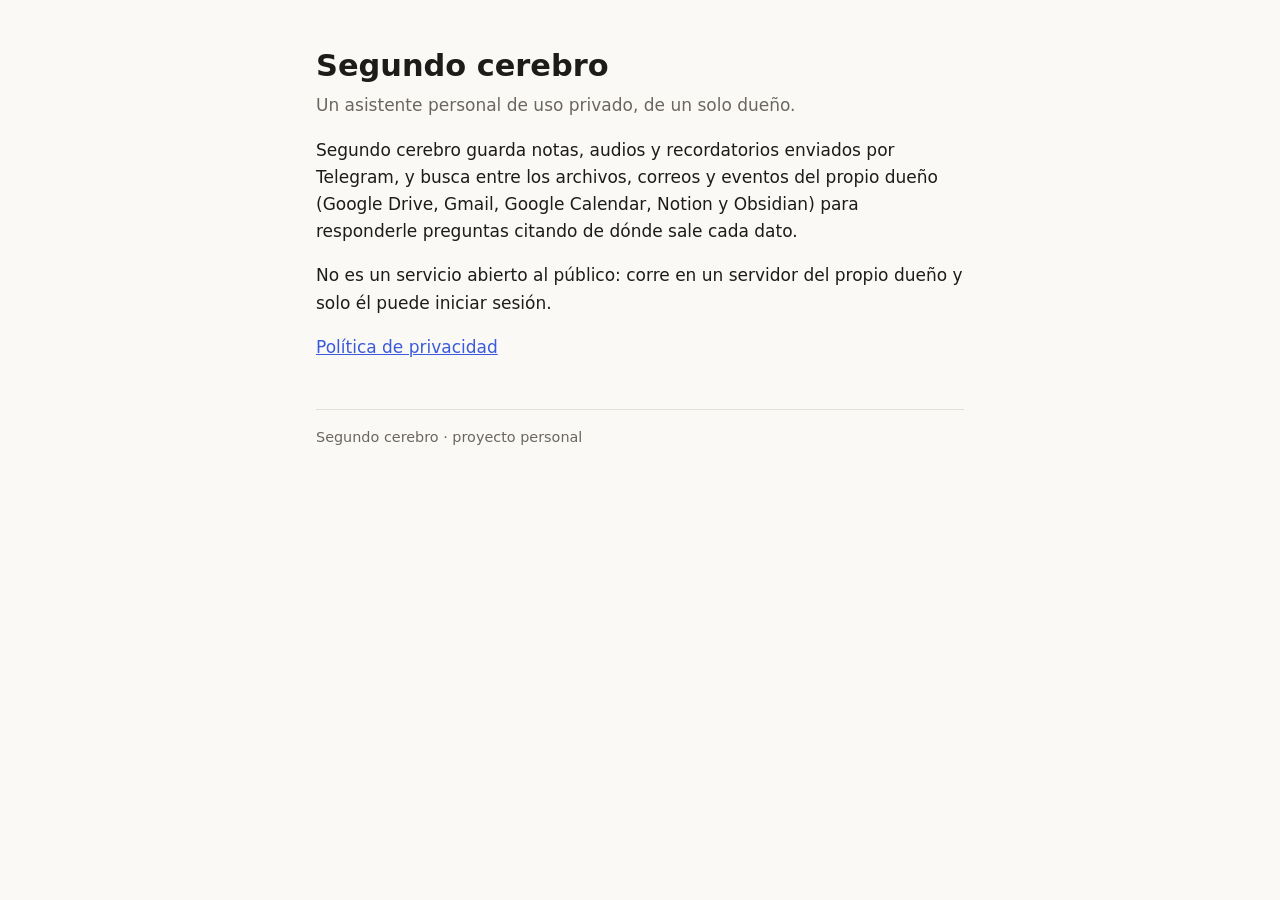
<file: index.html>
<!doctype html>
<html lang="es">
<head>
<meta charset="utf-8">
<meta name="viewport" content="width=device-width, initial-scale=1">
<title>Segundo cerebro</title>
<meta name="description" content="Asistente personal de notas y búsqueda de un solo usuario.">
<link rel="stylesheet" href="style.css">
</head>
<body>
<main>
  <h1>Segundo cerebro</h1>
  <p class="lead">Un asistente personal de uso privado, de un solo dueño.</p>
  <p>Segundo cerebro guarda notas, audios y recordatorios enviados por Telegram, y busca entre los archivos,
    correos y eventos del propio dueño (Google Drive, Gmail, Google Calendar, Notion y Obsidian) para
    responderle preguntas citando de dónde sale cada dato.</p>
  <p>No es un servicio abierto al público: corre en un servidor del propio dueño y solo él puede iniciar sesión.</p>
  <p><a href="privacidad.html">Política de privacidad</a></p>
  <footer>Segundo cerebro · proyecto personal</footer>
</main>
</body>
</html>
</file>
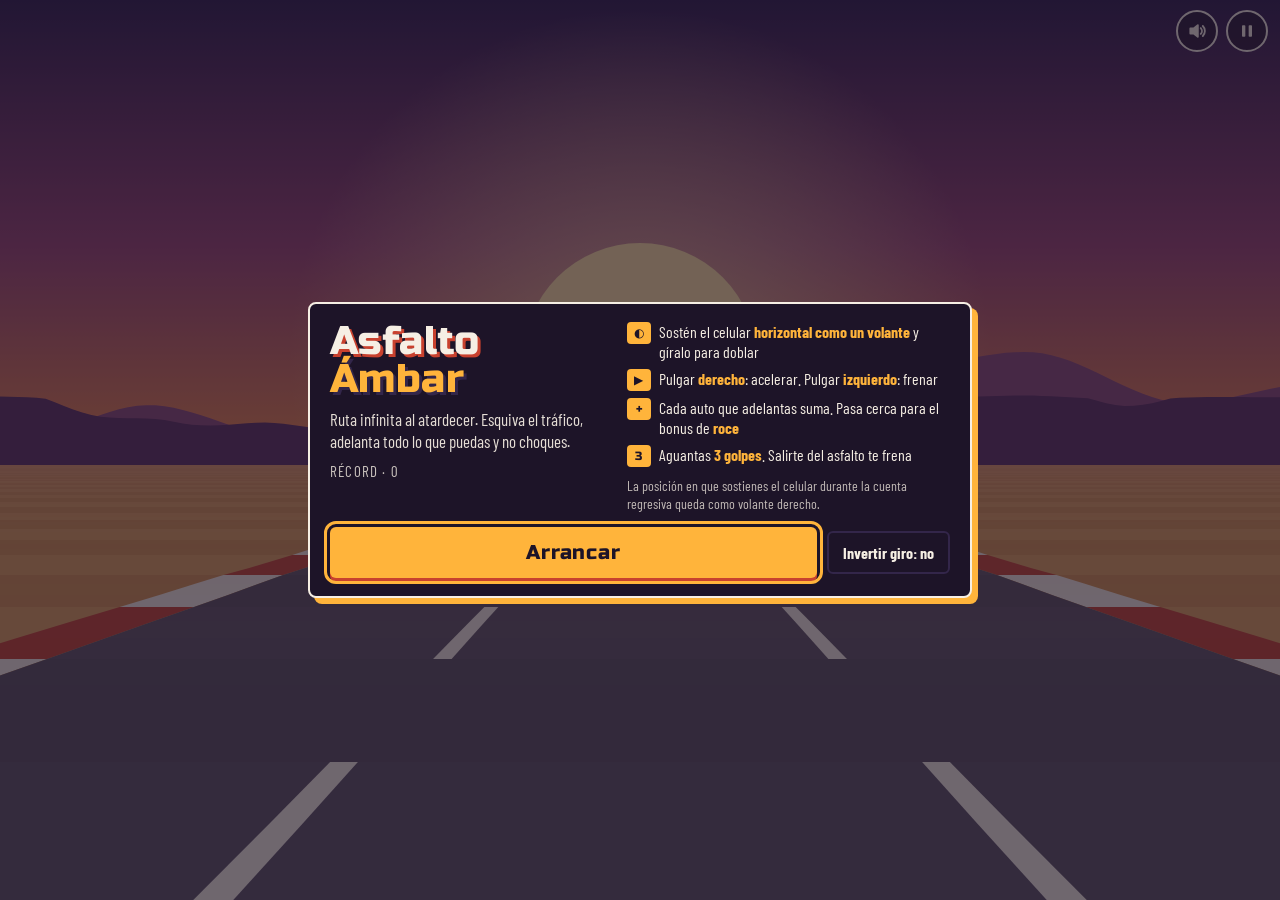
<file: asfalto-ambar/index.html>
<!doctype html>
<html lang="es">
<head>
<meta charset="utf-8">
<meta name="viewport" content="width=device-width,initial-scale=1,viewport-fit=cover,user-scalable=no">
<meta name="theme-color" content="#2a1b4a">
<meta name="mobile-web-app-capable" content="yes">
<meta name="apple-mobile-web-app-capable" content="yes">
<meta name="apple-mobile-web-app-status-bar-style" content="black-translucent">
<title>Asfalto Ámbar</title>
<link rel="preconnect" href="https://fonts.googleapis.com">
<link rel="preconnect" href="https://fonts.gstatic.com" crossorigin>
<link rel="stylesheet" href="https://fonts.googleapis.com/css2?family=Russo+One&family=Barlow+Condensed:wght@500;600;700&display=swap">
<style>
/* Layout: full-screen landscape canvas (pseudo-3D road) + DOM cards for menus.
   Single committed look: desert highway at dusk, motorsport signage type. */
:root{
  color-scheme: dark;
  --sky-top:#2a1b4a; --sky-mid:#9a4370; --sky-low:#f08a4b; --fog:#e39a6c; --sun:#ffe3a1;
  --sand:#e0a05a; --sand-2:#d4924e; --road:#5b5262; --road-2:#564d5d; --line:#f6efe4; --kerb:#c8412e;
  --ink:#1d1428; --ink-2:#33264a; --cream:#f6efe4; --amber:#ffb43b; --teal:#1fb0a2; --veil:rgba(29,20,40,.62);
  --display:'Russo One','Arial Black',Impact,sans-serif;
  --ui:'Barlow Condensed','Arial Narrow',system-ui,sans-serif;
}
[hidden]{display:none!important}
html,body{margin:0;height:100%;background:var(--ink);color:var(--cream);overflow:hidden;overscroll-behavior:none;touch-action:none;
  font-family:var(--ui);-webkit-user-select:none;user-select:none;-webkit-touch-callout:none;-webkit-tap-highlight-color:transparent}
canvas{position:fixed;inset:0;width:100%;height:100%;display:block;touch-action:none}
#probe{position:fixed;left:0;top:0;visibility:hidden;pointer-events:none;
  padding:env(safe-area-inset-top,0px) env(safe-area-inset-right,0px) env(safe-area-inset-bottom,0px) env(safe-area-inset-left,0px)}
#btns{position:fixed;z-index:3;top:calc(10px + env(safe-area-inset-top,0px));right:calc(12px + env(safe-area-inset-right,0px));display:flex;gap:8px}
#btns button{width:42px;height:42px;border-radius:50%;border:2px solid var(--cream);background:var(--veil);color:var(--cream);display:grid;place-items:center;padding:0;cursor:pointer}
#btns button svg{width:20px;height:20px}
button:focus-visible{outline:3px solid var(--amber);outline-offset:3px}
.overlay{position:fixed;inset:0;z-index:4;display:flex;align-items:center;justify-content:center;background:var(--veil);
  padding-block:max(12px,env(safe-area-inset-top,0px)) max(12px,env(safe-area-inset-bottom,0px));
  padding-left:max(16px,env(safe-area-inset-left,0px));padding-right:max(16px,env(safe-area-inset-right,0px))}
.card{width:min(620px,100%);max-height:100%;overflow:auto;background:var(--ink);border:2px solid var(--cream);border-radius:8px;
  box-shadow:6px 6px 0 var(--amber);padding:18px 20px;display:grid;gap:14px;touch-action:pan-y}
.cols{display:grid;grid-template-columns:1fr;gap:16px}
@media (min-width:560px){.cols{grid-template-columns:1fr 1.15fr;align-items:start}}
.col{display:grid;gap:10px;min-width:0}
.logo{margin:0;font-family:var(--display);font-weight:400;line-height:.95;font-size:40px;display:grid;letter-spacing:.01em}
.logo .a{color:var(--cream);text-shadow:3px 3px 0 var(--kerb)}
.logo .b{color:var(--amber);text-shadow:3px 3px 0 var(--ink-2)}
.tag{margin:0;font-size:17px;line-height:1.3;opacity:.92}
.how{margin:0;padding:0;list-style:none;display:grid;gap:7px;font-size:16px;line-height:1.25}
.how li{display:grid;grid-template-columns:24px 1fr;gap:8px;align-items:start}
.how .k{font-family:var(--display);font-size:12px;color:var(--ink);background:var(--amber);border-radius:4px;text-align:center;line-height:22px;height:22px}
.how b{color:var(--amber);font-weight:700}
.row{display:flex;flex-wrap:wrap;gap:10px;align-items:center}
.go{font-family:var(--display);font-size:20px;letter-spacing:.04em;color:var(--ink);background:var(--amber);border:0;border-radius:6px;
  padding:13px 22px;cursor:pointer;box-shadow:0 4px 0 var(--kerb);flex:1 1 auto}
.go:active{transform:translateY(3px);box-shadow:0 1px 0 var(--kerb)}
.ghost{font-family:var(--ui);font-weight:700;font-size:16px;color:var(--cream);background:none;border:2px solid var(--ink-2);border-radius:6px;padding:10px 14px;cursor:pointer}
.ghost[aria-pressed="true"]{border-color:var(--amber);color:var(--amber)}
.rec{margin:0;font-size:15px;letter-spacing:.08em;text-transform:uppercase;opacity:.8;font-variant-numeric:tabular-nums}
.stats{display:grid;grid-template-columns:repeat(3,minmax(0,1fr));gap:10px}
.stat .l{font-size:13px;letter-spacing:.12em;text-transform:uppercase;opacity:.75}
.stat .v{font-family:var(--display);font-size:26px;color:var(--amber);font-variant-numeric:tabular-nums;line-height:1.1}
.new{color:var(--ink);background:var(--teal);justify-self:start;padding:3px 10px;border-radius:4px;font-weight:700;font-size:15px}
h2.t{margin:0;font-family:var(--display);font-weight:400;font-size:30px;line-height:1}
.note{margin:0;font-size:14px;opacity:.75;line-height:1.3}
#rotate{z-index:6;background:var(--ink);flex-direction:column;gap:18px;text-align:center}
#rotate .ph{width:64px;height:104px;border:4px solid var(--cream);border-radius:12px;position:relative;animation:turn 2.2s ease-in-out infinite}
#rotate .ph::after{content:"";position:absolute;left:50%;bottom:6px;width:14px;height:4px;margin-left:-7px;border-radius:2px;background:var(--cream)}
#rotate p{margin:0;font-family:var(--display);font-size:22px}
#rotate span{font-size:16px;opacity:.8;max-width:30ch}
@keyframes turn{0%,25%{transform:rotate(0)}55%,100%{transform:rotate(-90deg)}}
@media (prefers-reduced-motion:reduce){#rotate .ph{animation:none;transform:rotate(-90deg)}}
</style>
</head>
<body>
<canvas id="c" aria-label="Juego de carreras Asfalto Ámbar"></canvas>
<div id="probe"></div>
<div id="btns">
  <button id="muteBtn" type="button" aria-label="Silenciar sonido">
    <svg viewBox="0 0 24 24" fill="none" stroke="currentColor" stroke-width="2.2" stroke-linecap="round" stroke-linejoin="round"><path d="M4 9h4l5-4v14l-5-4H4z" fill="currentColor"/><path id="waves" d="M16.5 8.5a5 5 0 0 1 0 7M19 6a8.5 8.5 0 0 1 0 12"/><path id="xmark" d="M16 9l6 6M22 9l-6 6" style="display:none"/></svg>
  </button>
  <button id="pauseBtn" type="button" aria-label="Pausar">
    <svg viewBox="0 0 24 24" fill="currentColor"><rect x="6" y="5" width="4" height="14" rx="1"/><rect x="14" y="5" width="4" height="14" rx="1"/></svg>
  </button>
</div>
<div id="overlay" class="overlay"><div class="card" id="card"></div></div>
<div id="rotate" class="overlay" hidden>
  <div class="ph" aria-hidden="true"></div>
  <p>Gira el celular</p>
  <span>Este juego se maneja con el celular en horizontal, como un volante.</span>
</div>

<script>
(() => {
'use strict';
const cv = document.getElementById('c'), ctx = cv.getContext('2d');
// ---------- tokens ----------
const cs = getComputedStyle(document.documentElement), tk = n => cs.getPropertyValue(n).trim();
const C = { skyTop: tk('--sky-top'), skyMid: tk('--sky-mid'), skyLow: tk('--sky-low'), fog: tk('--fog'), sun: tk('--sun'),
  sand: tk('--sand'), sand2: tk('--sand-2'), road: tk('--road'), road2: tk('--road-2'), line: tk('--line'), kerb: tk('--kerb'),
  ink: tk('--ink'), ink2: tk('--ink-2'), cream: tk('--cream'), amber: tk('--amber'), teal: tk('--teal') };
const DISP = "'Russo One','Arial Black',Impact,sans-serif", UI = "'Barlow Condensed','Arial Narrow',sans-serif";
const reduceMotion = matchMedia('(prefers-reduced-motion: reduce)').matches;
const coarse = matchMedia('(pointer: coarse)').matches;

// ---------- world constants ----------
const SEG = 200, RUMBLE = 3, ROAD_W = 2000, CAM_H = 1000, FOV = 100, DRAW = 200, BUF = 1024;
const CAM_D = 1 / Math.tan((FOV / 2) * Math.PI / 180);
const PLAYER_Z = CAM_H * CAM_D;
const BASE_MAX = SEG * 60;          // top speed in world units / s
const KMH_AT_BASE = 260;
const M_PER_SEG = 1.2;              // metres per segment, matches 260 km/h at BASE_MAX
const LANES = [-2 / 3, 0, 2 / 3];
const CAR_W = 0.27;                 // car width in road half-widths
const CENTRIFUGAL = 0.3;
const REC_KEY = 'asfalto-ambar-record', INV_KEY = 'asfalto-ambar-invertir';
const TRAFFIC_COLORS = ['#f6efe4', '#c8412e', '#3d6fd1', '#e0b23b', '#3e7d4e', '#2c2433', '#8e4fa3', '#e4e0d8'];
const BILLBOARDS = ['PARADOR · CAFÉ 5 KM', 'NO TE DUERMAS', 'MOTEL EL ÁMBAR', 'GOMERÍA 24 H', 'NAFTA · 12 KM', 'RUTA DEL SOL'];

const clamp = (x, a, b) => x < a ? a : x > b ? b : x;
const lerp = (a, b, t) => a + (b - a) * t;
function mulberry32(a) { return function () { a |= 0; a = a + 0x6D2B79F5 | 0; let t = Math.imul(a ^ a >>> 15, 1 | a);
  t = t + Math.imul(t ^ t >>> 7, 61 | t) ^ t; return ((t ^ t >>> 14) >>> 0) / 4294967296; }; }
function hash(n) { n |= 0; n = Math.imul(n ^ (n >>> 16), 0x45d9f3b); n = Math.imul(n ^ (n >>> 16), 0x45d9f3b); return ((n ^ (n >>> 16)) >>> 0) / 4294967296; }
function noise(t, s) { const i = Math.floor(t), f = t - i, u = f * f * (3 - 2 * f); return lerp(hash(i * 7 + s), hash((i + 1) * 7 + s), u); }

// ---------- road generation (endless, ring buffer) ----------
function mkPt() { return { world: { y: 0, z: 0 }, camera: { x: 0, y: 0, z: 0 }, screen: { x: 0, y: 0, w: 0, scale: 0 } }; }
const segs = Array.from({ length: BUF }, () => ({ index: -1, p1: mkPt(), p2: mkPt(), curve: 0, color: 0, sprites: [], cars: [], clip: 0, fog: 0 }));
let genIdx = 0, queue = [], qY = 0, lastY = 0, rng = mulberry32(1), firstPiece = true;
const easeIn = (a, b, p) => a + (b - a) * p * p;
const easeInOut = (a, b, p) => a + (b - a) * ((-Math.cos(p * Math.PI) / 2) + 0.5);

function resetRoad(seed) {
  genIdx = 0; queue = []; qY = 0; lastY = 0; rng = mulberry32(seed); firstPiece = true;
  for (const s of segs) s.index = -1;
}
function addRoad(enter, hold, leave, curve, height, signs) {
  const startY = qY, endY = startY + height * SEG, total = enter + hold + leave;
  const sign = signs && Math.abs(curve) >= 3 ? Math.sign(curve) : 0;
  let n = 0;
  for (let i = 0; i < enter; i++, n++) queue.push({ curve: easeIn(0, curve, i / enter), y: easeInOut(startY, endY, (n + 1) / total), sign: sign && i % 5 === 0 ? sign : 0 });
  for (let i = 0; i < hold; i++, n++) queue.push({ curve, y: easeInOut(startY, endY, (n + 1) / total), sign: sign && i % 7 === 0 && i < hold * 0.6 ? sign : 0 });
  for (let i = 0; i < leave; i++, n++) queue.push({ curve: easeInOut(curve, 0, i / leave), y: easeInOut(startY, endY, (n + 1) / total), sign: 0 });
  qY = endY;
}
function nextPiece() {
  if (firstPiece) { firstPiece = false; addRoad(30, 90, 30, 0, 0); return; }
  const d = clamp(genIdx * M_PER_SEG / 1000 / 10, 0, 1);
  const hill = () => {
    let h = rng() < 0.35 ? 0 : (10 + rng() * (22 + d * 34)) * (rng() < 0.5 ? -1 : 1);
    if (qY / SEG > 120) h = -Math.abs(h); else if (qY / SEG < -120) h = Math.abs(h);
    return h;
  };
  const L = () => 25 + (rng() * 50 | 0);
  const p = rng();
  if (p < 0.24) addRoad(L(), L(), L(), 0, hill());
  else if (p < 0.76) {
    const c = (2 + rng() * (2 + d * 3)) * (rng() < 0.5 ? -1 : 1);
    addRoad(L(), 30 + (rng() * 60 | 0), L(), c, hill(), true);
  } else {
    const c = 2 + rng() * (1.5 + d * 2.5), s = rng() < 0.5 ? -1 : 1;
    addRoad(30, 40, 30, c * s, hill(), true);
    addRoad(30, 40, 30, -c * s, hill(), true);
  }
}
function genOne() {
  if (!queue.length) nextPiece();
  const q = queue.shift(), s = segs[genIdx % BUF];
  s.index = genIdx; s.curve = q.curve;
  s.p1.world.y = lastY; s.p1.world.z = genIdx * SEG;
  s.p2.world.y = q.y; s.p2.world.z = (genIdx + 1) * SEG;
  lastY = q.y;
  s.color = Math.floor(genIdx / RUMBLE) % 2;
  s.sprites.length = 0; s.cars.length = 0;
  if (q.sign) s.sprites.push({ t: 'chev', off: q.sign > 0 ? -1.22 : 1.22, dir: q.sign, hit: 0.12 });
  const kmA = Math.floor(genIdx * M_PER_SEG / 1000), kmB = Math.floor((genIdx + 1) * M_PER_SEG / 1000);
  if (kmB > kmA) s.sprites.push({ t: 'km', off: 1.14, km: kmB, hit: 0.06 });
  if (genIdx % 220 === 110) s.sprites.push({ t: 'bill', off: (rng() < 0.5 ? -1 : 1) * 1.75, txt: BILLBOARDS[(rng() * BILLBOARDS.length) | 0], hit: 0.5 });
  else if (genIdx % 3 === 0 && rng() < 0.6) {
    const side = rng() < 0.5 ? -1 : 1, r = rng();
    const t = r < 0.45 ? 'cactus' : r < 0.75 ? 'shrub' : 'rock';
    s.sprites.push({ t, off: side * (1.3 + rng() * 2.4), sz: 0.75 + rng() * 0.5, hit: t === 'shrub' ? 0 : 0.12 });
  }
  genIdx++;
}
function seg(i) { if (i < 0) i = 0; while (genIdx <= i) genOne(); return segs[i % BUF]; }

// ---------- state ----------
let vw = 800, vh = 400, dpr = 1;
const ins = { t: 0, r: 0, b: 0, l: 0 };
let state = 'title', paused = false, portrait = false;
let position = 0, speed = 0, playerX = 0, steer = 0, maxSpeed = BASE_MAX;
let score = 0, lives = 3, overtakes = 0, combo = 0, km = 0, countT = 0, invuln = 0, wreckT = 0, shake = 0, flash = 0;
let skyFar = 0, skyNear = 0, best = 0, ctrl = 'tilt', notified = false, braking = false, gasOn = false;
let cars = [], dust = [], pops = [];
try { best = +localStorage.getItem(REC_KEY) || 0; } catch (e) { }

// ---------- sensor (steering wheel) ----------
const sens = { listening: false, seen: false, gx: 0, gy: 0, phi: 0, phi0: 0, cal: true, inv: false };
try { sens.inv = localStorage.getItem(INV_KEY) === '1'; } catch (e) { }
function onMotion(e) {
  const a = e.accelerationIncludingGravity;
  if (!a || a.x == null || a.y == null) return;
  sens.gx = sens.gx * 0.7 + a.x * 0.3; sens.gy = sens.gy * 0.7 + a.y * 0.3;
  if (Math.hypot(sens.gx, sens.gy) < 2.5) return;      // phone lying flat: no reliable angle
  sens.phi = Math.atan2(sens.gy, sens.gx); sens.seen = true;
  if (sens.cal) sens.phi0 = sens.phi;
}
function enableMotion() {
  if (sens.listening) return;
  const listen = () => { if (!sens.listening) { sens.listening = true; addEventListener('devicemotion', onMotion); } };
  try {
    const D = window.DeviceMotionEvent;
    listen();   // harmless before permission; events start once allowed
    if (D && typeof D.requestPermission === 'function') D.requestPermission().catch(() => { });
  } catch (e) { }
}
function sensorSteer() {
  let d = sens.phi - sens.phi0;
  while (d > Math.PI) d -= 2 * Math.PI;
  while (d < -Math.PI) d += 2 * Math.PI;
  const deg = d * 180 / Math.PI * (sens.inv ? -1 : 1);
  return Math.sign(deg) * clamp((Math.abs(deg) - 1.5) / 22, 0, 1);
}

// ---------- input ----------
const touches = new Map();
const keys = new Set();
const sideOf = x => x < vw / 2 ? 'L' : 'R';
cv.addEventListener('pointerdown', e => {
  audioInit();
  if (!(state === 'play' || state === 'count') || paused) return;
  touches.set(e.pointerId, sideOf(e.clientX));
  try { cv.setPointerCapture(e.pointerId); } catch (err) { }
});
cv.addEventListener('pointermove', e => { if (touches.has(e.pointerId)) touches.set(e.pointerId, sideOf(e.clientX)); });
const endT = e => touches.delete(e.pointerId);
cv.addEventListener('pointerup', endT); cv.addEventListener('pointercancel', endT);
cv.addEventListener('contextmenu', e => e.preventDefault());
document.addEventListener('touchmove', e => { if (!e.target.closest('.card')) e.preventDefault(); }, { passive: false });
addEventListener('keydown', e => {
  const k = e.key.toLowerCase();
  if (['arrowleft', 'arrowright', 'arrowup', 'arrowdown', ' '].includes(k)) e.preventDefault();
  keys.add(k);
  if ((k === 'enter' || k === ' ') && (state === 'title' || state === 'over')) startGame();
  else if ((k === 'p' || k === 'escape') && (state === 'play' || state === 'count')) setPaused(!paused);
});
addEventListener('keyup', e => keys.delete(e.key.toLowerCase()));
addEventListener('blur', () => { keys.clear(); touches.clear(); });
document.addEventListener('visibilitychange', () => { if (document.hidden && (state === 'play' || state === 'count')) setPaused(true); });
function sides() { let L = false, R = false; for (const s of touches.values()) { if (s === 'L') L = true; else R = true; } return { L, R }; }

// ---------- overlays ----------
const overlay = document.getElementById('overlay'), card = document.getElementById('card'), rotateEl = document.getElementById('rotate');
const fmt = n => Math.floor(n).toLocaleString('es');
function invBtn() { return `<button class="ghost" id="inv" type="button" aria-pressed="${sens.inv}">Invertir giro: ${sens.inv ? 'sí' : 'no'}</button>`; }
function showOverlay(mode, isNew) {
  if (mode === 'title') {
    card.innerHTML = `
      <div class="cols">
        <div class="col">
          <h1 class="logo"><span class="a">Asfalto</span><span class="b">Ámbar</span></h1>
          <p class="tag">Ruta infinita al atardecer. Esquiva el tráfico, adelanta todo lo que puedas y no choques.</p>
          <p class="rec">Récord · ${fmt(best)}</p>
        </div>
        <div class="col">
          <ul class="how">
            <li><span class="k">◐</span><span>Sostén el celular <b>horizontal como un volante</b> y gíralo para doblar</span></li>
            <li><span class="k">▶</span><span>Pulgar <b>derecho</b>: acelerar. Pulgar <b>izquierdo</b>: frenar</span></li>
            <li><span class="k">+</span><span>Cada auto que adelantas suma. Pasa cerca para el bonus de <b>roce</b></span></li>
            <li><span class="k">3</span><span>Aguantas <b>3 golpes</b>. Salirte del asfalto te frena</span></li>
          </ul>
          <p class="note">La posición en que sostienes el celular durante la cuenta regresiva queda como volante derecho.</p>
        </div>
      </div>
      <div class="row"><button class="go" id="go" type="button">Arrancar</button>${invBtn()}</div>`;
  } else if (mode === 'over') {
    card.innerHTML = `
      <h2 class="t">Fin del viaje</h2>
      ${isNew ? '<span class="new">Nuevo récord</span>' : ''}
      <div class="stats">
        <div class="stat"><div class="l">Puntos</div><div class="v">${fmt(score)}</div></div>
        <div class="stat"><div class="l">Distancia</div><div class="v">${km.toFixed(1)} km</div></div>
        <div class="stat"><div class="l">Adelantados</div><div class="v">${overtakes}</div></div>
      </div>
      <p class="rec">Récord · ${fmt(best)}</p>
      <div class="row"><button class="go" id="go" type="button">Otra vez</button><button class="ghost" id="home" type="button">Inicio</button></div>`;
  } else {
    card.innerHTML = `
      <h2 class="t">Pausa</h2>
      <p class="rec">Puntos · ${fmt(score)} &nbsp;·&nbsp; ${km.toFixed(1)} km</p>
      <div class="row"><button class="go" id="go" type="button">Seguir</button></div>
      <div class="row"><button class="ghost" id="center" type="button">Centrar volante</button>${invBtn()}<button class="ghost" id="home" type="button">Salir al inicio</button></div>
      <p class="note">Centrar volante toma la posición actual del celular como recta.</p>`;
  }
  overlay.hidden = false;
  const on = (id, fn) => { const el = document.getElementById(id); if (el) el.addEventListener('click', fn); };
  on('go', () => { if (mode === 'pause') setPaused(false); else startGame(); });
  on('home', () => { paused = false; state = 'title'; cars = []; showOverlay('title'); });
  on('center', () => { sens.phi0 = sens.phi; const b = document.getElementById('center'); b.textContent = 'Volante centrado'; });
  on('inv', () => {
    sens.inv = !sens.inv; try { localStorage.setItem(INV_KEY, sens.inv ? '1' : '0'); } catch (e) { }
    const b = document.getElementById('inv'); b.setAttribute('aria-pressed', sens.inv); b.textContent = 'Invertir giro: ' + (sens.inv ? 'sí' : 'no');
  });
  try { document.getElementById('go').focus({ preventScroll: true }); } catch (e) { }
}
function setPaused(p) {
  paused = p; touches.clear();
  if (p) showOverlay('pause'); else overlay.hidden = true;
}
document.getElementById('pauseBtn').addEventListener('click', () => { if (state === 'play' || state === 'count') setPaused(!paused); });
const muteBtn = document.getElementById('muteBtn');
muteBtn.addEventListener('click', () => {
  A.muted = !A.muted; audioInit();
  if (A.master) A.master.gain.value = A.muted ? 0 : 0.5;
  document.getElementById('waves').style.display = A.muted ? 'none' : '';
  document.getElementById('xmark').style.display = A.muted ? '' : 'none';
  muteBtn.setAttribute('aria-label', A.muted ? 'Activar sonido' : 'Silenciar sonido');
});
function buzz(p) { try { navigator.vibrate && navigator.vibrate(p); } catch (e) { } }
function goFullscreen() {
  try {
    const el = document.documentElement;
    if (!document.fullscreenElement && el.requestFullscreen) {
      el.requestFullscreen({ navigationUI: 'hide' }).then(() => {
        try { screen.orientation && screen.orientation.lock && screen.orientation.lock('landscape').catch(() => { }); } catch (e) { }
      }).catch(() => { });
    }
  } catch (e) { }
  try { navigator.wakeLock && navigator.wakeLock.request('screen').catch(() => { }); } catch (e) { }
}

// ---------- audio ----------
const A = { ctx: null, master: null, muted: false };
function audioInit() {
  try {
    if (!A.ctx) {
      const AC = window.AudioContext || window.webkitAudioContext; if (!AC) return;
      const a = A.ctx = new AC();
      A.master = a.createGain(); A.master.gain.value = A.muted ? 0 : 0.5; A.master.connect(a.destination);
      const len = a.sampleRate; const buf = a.createBuffer(1, len, a.sampleRate); const d = buf.getChannelData(0);
      for (let i = 0; i < len; i++) d[i] = Math.random() * 2 - 1;
      A.noise = buf;
      A.o1 = a.createOscillator(); A.o1.type = 'sawtooth';
      A.o2 = a.createOscillator(); A.o2.type = 'square';
      A.ef = a.createBiquadFilter(); A.ef.type = 'lowpass'; A.ef.frequency.value = 600;
      A.eg = a.createGain(); A.eg.gain.value = 0;
      const g2 = a.createGain(); g2.gain.value = 0.35;
      A.o1.connect(A.ef); A.o2.connect(g2).connect(A.ef); A.ef.connect(A.eg).connect(A.master);
      A.o1.start(); A.o2.start();
      const n = a.createBufferSource(); n.buffer = buf; n.loop = true;
      A.rf = a.createBiquadFilter(); A.rf.type = 'lowpass'; A.rf.frequency.value = 380;
      A.rg = a.createGain(); A.rg.gain.value = 0;
      n.connect(A.rf).connect(A.rg).connect(A.master); n.start();
    }
    if (A.ctx.state === 'suspended') A.ctx.resume();
  } catch (e) { }
}
function setEngine(freq, vol, rumble) {
  if (!A.ctx) return;
  const t = A.ctx.currentTime;
  A.o1.frequency.setTargetAtTime(freq, t, 0.05); A.o2.frequency.setTargetAtTime(freq / 2, t, 0.05);
  A.ef.frequency.setTargetAtTime(300 + freq * 4, t, 0.08);
  A.eg.gain.setTargetAtTime(vol, t, 0.08); A.rg.gain.setTargetAtTime(rumble, t, 0.08);
}
function tone(f0, f1, dur, type, vol) {
  if (!A.ctx || A.muted) return;
  try {
    const t = A.ctx.currentTime, o = A.ctx.createOscillator(), g = A.ctx.createGain();
    o.type = type; o.frequency.setValueAtTime(f0, t); if (f1) o.frequency.exponentialRampToValueAtTime(f1, t + dur);
    g.gain.setValueAtTime(vol, t); g.gain.exponentialRampToValueAtTime(0.0001, t + dur);
    o.connect(g).connect(A.master); o.start(t); o.stop(t + dur + 0.02);
  } catch (e) { }
}
function noiseHit(dur, vol, f0, f1, type) {
  if (!A.ctx || A.muted) return;
  try {
    const t = A.ctx.currentTime, s = A.ctx.createBufferSource(), f = A.ctx.createBiquadFilter(), g = A.ctx.createGain();
    s.buffer = A.noise; f.type = type || 'lowpass'; f.frequency.setValueAtTime(f0, t); f.frequency.exponentialRampToValueAtTime(f1, t + dur);
    g.gain.setValueAtTime(vol, t); g.gain.exponentialRampToValueAtTime(0.0001, t + dur);
    s.connect(f).connect(g).connect(A.master); s.start(t); s.stop(t + dur);
  } catch (e) { }
}

// ---------- game flow ----------
function startGame() {
  enableMotion(); audioInit(); goFullscreen();
  overlay.hidden = true;
  resetRoad((Date.now() & 0xffffff) + 1);
  position = 0; speed = 0; playerX = 0; steer = 0; maxSpeed = BASE_MAX;
  score = 0; lives = 3; overtakes = 0; combo = 0; km = 0; invuln = 0; shake = 0; flash = 0; notified = false;
  cars = []; dust = []; pops = []; touches.clear();
  for (let z = 35; z < DRAW; z += 9 + Math.random() * 10) spawnCar(z * SEG);
  sens.cal = true; countT = 3.2; state = 'count'; paused = false;
}
function endGame() {
  state = 'over';
  const isNew = score > best;
  if (isNew) { best = score; try { localStorage.setItem(REC_KEY, String(Math.floor(best))); } catch (e) { } }
  setEngine(60, 0, 0);
  showOverlay('over', isNew);
}
function spawnCar(z) {
  const off = LANES[(Math.random() * 3) | 0];
  for (const c of cars) if (Math.abs(c.z - z) < 9 * SEG && Math.abs(c.off - off) < 0.35) return false;
  const r = Math.random(), type = r < 0.62 ? 'sedan' : r < 0.84 ? 'van' : 'truck';
  const sp = BASE_MAX * (type === 'truck' ? 0.26 + Math.random() * 0.12 : 0.32 + Math.random() * 0.3);
  cars.push({ z, off, tOff: off, speed: sp, type, col: TRAFFIC_COLORS[(Math.random() * TRAFFIC_COLORS.length) | 0], passed: false, hit: false, blink: 0, pct: 0 });
  return true;
}
function pop(txt, color, big) { pops.push({ txt, color: color || C.cream, life: 1.1, big: !!big }); }
function crash(car) {
  lives--; combo = 0; invuln = 1.6; shake = 16; flash = 0.35;
  noiseHit(0.7, 0.8, 2200, 60); tone(110, 40, 0.4, 'square', 0.25); buzz([80, 40, 160]);
  if (car) {
    car.hit = true; car.off = clamp(car.off + (car.off >= playerX ? 0.25 : -0.25), -0.9, 0.9); car.tOff = car.off;
    speed = car.speed * 0.45; position = car.z - PLAYER_Z - SEG * 0.8;
  } else speed = maxSpeed * 0.12;
  pop(lives > 0 ? '¡GOLPE!' : '¡CHOQUE!', C.kerb, true);
  if (lives <= 0) { state = 'wreck'; wreckT = 1.6; }
}

// ---------- update ----------
function update(dt) {
  for (const p of pops) p.life -= dt;
  pops = pops.filter(p => p.life > 0);
  for (const d of dust) { d.life -= dt; d.x += d.vx * dt; d.y += d.vy * dt; d.r += 30 * dt; }
  dust = dust.filter(d => d.life > 0);
  shake = Math.max(0, shake - dt * 40); flash = Math.max(0, flash - dt);

  if (state === 'title') {
    speed = maxSpeed * 0.42; position += speed * dt; playerX = 0;
    const s = seg(Math.floor((position + PLAYER_Z) / SEG));
    skyFar += s.curve * 0.42 * dt * 0.012; skyNear += s.curve * 0.42 * dt * 0.024;
    setEngine(70, 0, 0);
    return;
  }
  if (state === 'wreck') {
    wreckT -= dt; speed = Math.max(0, speed - maxSpeed * dt); position += speed * dt;
    setEngine(50, A.muted ? 0 : 0.03, 0);
    if (wreckT <= 0) endGame();
    return;
  }
  if (state !== 'play' && state !== 'count') { setEngine(60, 0, 0); return; }

  const { L, R } = sides();
  const kL = keys.has('arrowleft') || keys.has('a'), kR = keys.has('arrowright') || keys.has('d');
  const kGas = keys.has('arrowup') || keys.has('w'), kBrake = keys.has('arrowdown') || keys.has('s');

  if (state === 'count') {
    countT -= dt;
    const rev = (R || kGas) ? 1 : 0;
    setEngine(70 + rev * 120, A.muted ? 0 : 0.07, 0);
    if (countT <= 0) {
      state = 'play'; sens.cal = false;
      tone(880, 0, 0.35, 'square', 0.12);
      if (!sens.seen) ctrl = 'touch'; else ctrl = 'tilt';
    } else return;
  }
  if (sens.seen && ctrl === 'touch') ctrl = 'tilt';
  if (ctrl === 'touch' && !notified && coarse) { notified = true; pop('SIN SENSOR: TOCA IZQ / DER PARA GIRAR', C.amber, false); }

  // controls
  let steerT = 0, gas = false, brake = false;
  if (ctrl === 'tilt') { steerT = sensorSteer(); gas = R; brake = L; }
  else { steerT = (R && !L ? 1 : 0) - (L && !R ? 1 : 0); gas = !(L && R); brake = L && R; }
  if (kL || kR) steerT = (kR ? 1 : 0) - (kL ? 1 : 0);
  if (kGas) gas = true;
  if (kBrake) { brake = true; gas = false; }
  steer += (steerT - steer) * Math.min(1, dt * 12);
  braking = brake; gasOn = gas;

  // physics
  maxSpeed = BASE_MAX * (1 + 0.25 * Math.min(1, km / 10));
  const pSeg = seg(Math.floor((position + PLAYER_Z) / SEG));
  const pct = speed / maxSpeed, dx = dt * 2 * pct;
  const moved = speed * dt;
  position += moved;
  playerX += dx * steer * 1.1;
  playerX -= dx * pct * pSeg.curve * CENTRIFUGAL;
  if (brake) speed -= maxSpeed * dt;
  else if (gas) speed += maxSpeed / 5 * dt * (pct < 0.3 ? 1.4 : 1);
  else speed -= maxSpeed / 5 * dt;
  const off = Math.abs(playerX) > 1;
  if (off) {
    if (speed > maxSpeed / 4) speed -= maxSpeed / 2 * dt;
    if (speed > 300 && Math.random() < 0.7) dust.push({ x: vw / 2 + (Math.random() - 0.5) * vw * 0.2, y: vh * 0.9, vx: (Math.random() - 0.5) * 120, vy: -40 - Math.random() * 60, r: 8, life: 0.6 });
    if (invuln <= 0) for (const sp of pSeg.sprites) {
      if (sp.hit && Math.abs(playerX - sp.off) < CAR_W * 0.5 + sp.hit && speed > maxSpeed * 0.2) { crash(null); position -= SEG * 2; break; }
    }
    combo = 0;
  }
  playerX = clamp(playerX, -2.6, 2.6);
  position = Math.max(0, position);
  speed = clamp(speed, 0, maxSpeed);
  invuln = Math.max(0, invuln - dt);

  // score
  const metres = moved / SEG * M_PER_SEG;
  km += metres / 1000;
  const mult = 1 + Math.min(4, Math.floor(combo / 5));
  score += metres * mult * 0.5;

  // traffic
  const pz = position + PLAYER_Z;
  for (const c of cars) {
    let lead = null;
    for (const o of cars) if (o !== c && o.z > c.z && o.z - c.z < 6 * SEG && Math.abs(o.off - c.off) < 0.3) { if (!lead || o.z < lead.z) lead = o; }
    const sp = lead ? Math.min(c.speed, lead.speed) : c.speed;
    c.z += sp * dt;
    if (c.off === c.tOff && c.z - pz > 25 * SEG && Math.random() < dt * (0.06 + km * 0.01)) {
      const li = LANES.indexOf(LANES.reduce((a, b) => Math.abs(b - c.off) < Math.abs(a - c.off) ? b : a));
      const ni = clamp(li + (Math.random() < 0.5 ? -1 : 1), 0, 2);
      const free = !cars.some(o => o !== c && Math.abs(o.z - c.z) < 7 * SEG && Math.abs(o.off - LANES[ni]) < 0.35);
      if (ni !== li && free) { c.tOff = LANES[ni]; c.blink = 2; }
    }
    if (c.off !== c.tOff) { const st = 0.35 * dt; c.off = Math.abs(c.tOff - c.off) < st ? c.tOff : c.off + Math.sign(c.tOff - c.off) * st; }
    if (c.blink > 0) c.blink -= dt;
    // overtake
    if (!c.passed && c.z < pz - SEG * 0.3) {
      c.passed = true;
      if (!c.hit && state === 'play') {
        overtakes++; combo++;
        const m = 1 + Math.min(4, Math.floor(combo / 5));
        score += 50 * m; tone(660, 990, 0.09, 'triangle', 0.06);
        if (Math.abs(c.off - playerX) < 0.46 && speed > maxSpeed * 0.5) { score += 100 * m; pop('¡ROCE! +' + 100 * m, C.amber); noiseHit(0.3, 0.25, 3000, 500, 'bandpass'); }
        if (combo % 5 === 0 && combo <= 20) pop('COMBO x' + m, C.teal, true);
      }
    }
    // collision
    if (state === 'play' && invuln <= 0 && !c.hit && speed > c.speed) {
      const dz = c.z - pz;
      if (dz > -SEG * 0.5 && dz < SEG * 1.0 && Math.abs(c.off - playerX) < CAR_W * 0.85) crash(c);
    }
  }
  cars = cars.filter(c => c.z > position - 3 * SEG);
  const target = Math.min(26, 7 + Math.floor(km * 1.6));
  let ahead = 0; for (const c of cars) if (c.z > pz) ahead++;
  if (ahead < target) spawnCar(position + (DRAW * 0.8 + Math.random() * DRAW * 0.18) * SEG);

  // parallax
  skyFar += pSeg.curve * pct * dt * 0.012; skyNear += pSeg.curve * pct * dt * 0.024;

  // engine sound
  const g = Math.min(4, Math.floor(pct * 5)), rpm = pct * 5 - g;
  setEngine(55 + (0.3 + 0.7 * rpm) * 110 + g * 8, A.muted ? 0 : 0.07, off && speed > 300 ? 0.18 : 0);
}

// ---------- drawing ----------
function project(p, camX, camY, camZ) {
  p.camera.x = -camX; p.camera.y = p.world.y - camY; p.camera.z = p.world.z - camZ;
  const sc = p.screen.scale = CAM_D / p.camera.z;
  p.screen.x = Math.round(vw / 2 + sc * p.camera.x * vw / 2);
  p.screen.y = Math.round(vh / 2 - sc * p.camera.y * vh / 2);
  p.screen.w = Math.round(sc * ROAD_W * vw / 2);
}
function poly(x1, y1, x2, y2, x3, y3, x4, y4, col) {
  ctx.fillStyle = col; ctx.beginPath(); ctx.moveTo(x1, y1); ctx.lineTo(x2, y2); ctx.lineTo(x3, y3); ctx.lineTo(x4, y4); ctx.closePath(); ctx.fill();
}
function drawSky(playerY) {
  const hz = vh / 2;
  const g = ctx.createLinearGradient(0, 0, 0, hz);
  g.addColorStop(0, C.skyTop); g.addColorStop(0.55, C.skyMid); g.addColorStop(1, C.skyLow);
  ctx.fillStyle = g; ctx.fillRect(0, 0, vw, hz + 1);
  ctx.fillStyle = C.fog; ctx.fillRect(0, hz, vw, vh - hz);
  // sun
  const sx = vw * 0.5 - ((skyFar * vw * 1.5) % (vw * 3)), sy = hz - vh * 0.1, r = vh * 0.13;
  for (const ox of [sx, sx + vw * 3, sx - vw * 3]) {
    if (ox < -r * 3 || ox > vw + r * 3) continue;
    const gg = ctx.createRadialGradient(ox, sy, r * 0.6, ox, sy, r * 3);
    gg.addColorStop(0, 'rgba(255,227,161,.55)'); gg.addColorStop(1, 'rgba(255,227,161,0)');
    ctx.fillStyle = gg; ctx.fillRect(ox - r * 3, sy - r * 3, r * 6, r * 6);
    ctx.fillStyle = C.sun; ctx.beginPath(); ctx.arc(ox, sy, r, 0, 6.283); ctx.fill();
  }
  const lift = clamp(-playerY * 0.00004 * vh, -vh * 0.08, vh * 0.08);
  range(skyFar, vh * 0.16, hz + 2 + lift, '#8a4a78', 11, 3.2);
  range(skyNear, vh * 0.1, hz + 4 + lift, '#5a2f5e', 29, 5.5);
  // mesas on near range
}
function range(off, amp, base, col, s, freq) {
  ctx.fillStyle = col; ctx.beginPath(); ctx.moveTo(0, vh);
  const step = Math.max(6, vw / 140);
  for (let x = 0; x <= vw + step; x += step) {
    const u = x / vw + off;
    let h = noise(u * freq, s) * 0.7 + noise(u * freq * 2.7, s + 3) * 0.3;
    if (s === 29) h = h > 0.62 ? 0.62 + (h - 0.62) * 0.15 : h;   // flat-topped mesas
    ctx.lineTo(x, base - h * amp);
  }
  ctx.lineTo(vw, vh); ctx.closePath(); ctx.fill();
}
function drawSegment(s, fogA) {
  const { x: x1, y: y1, w: w1 } = s.p1.screen, { x: x2, y: y2, w: w2 } = s.p2.screen;
  const alt = s.color;
  ctx.fillStyle = alt ? C.sand : C.sand2; ctx.fillRect(0, y2, vw, y1 - y2);
  const r1 = w1 / 6, r2 = w2 / 6, l1 = w1 / 32, l2 = w2 / 32;
  const rc = alt ? C.kerb : C.line;
  poly(x1 - w1 - r1, y1, x1 - w1, y1, x2 - w2, y2, x2 - w2 - r2, y2, rc);
  poly(x1 + w1 + r1, y1, x1 + w1, y1, x2 + w2, y2, x2 + w2 + r2, y2, rc);
  poly(x1 - w1, y1, x1 + w1, y1, x2 + w2, y2, x2 - w2, y2, alt ? C.road : C.road2);
  if (alt) {
    const lw1 = w1 * 2 / 3, lw2 = w2 * 2 / 3;
    let lx1 = x1 - w1 + lw1, lx2 = x2 - w2 + lw2;
    for (let i = 1; i < 3; i++, lx1 += lw1, lx2 += lw2) poly(lx1 - l1 / 2, y1, lx1 + l1 / 2, y1, lx2 + l2 / 2, y2, lx2 - l2 / 2, y2, C.line);
  }
  if (fogA > 0.01) { ctx.globalAlpha = fogA; ctx.fillStyle = C.fog; ctx.fillRect(0, y2, vw, y1 - y2); ctx.globalAlpha = 1; }
}
function rr(x, y, w, h, r) { ctx.beginPath(); if (ctx.roundRect) ctx.roundRect(x, y, w, h, Math.max(0, Math.min(r, w / 2, h / 2))); else ctx.rect(x, y, w, h); ctx.fill(); }

function drawCar(x, y, w, col, type, o) {
  const h = w * (type === 'truck' ? 1.05 : type === 'van' ? 0.78 : 0.52);
  ctx.fillStyle = 'rgba(20,10,25,.3)'; ctx.beginPath(); ctx.ellipse(x, y, w * 0.6, w * 0.07, 0, 0, 6.283); ctx.fill();
  ctx.fillStyle = '#1a1420';
  ctx.fillRect(x - w * 0.46, y - h * (type === 'sedan' ? 0.22 : 0.14), w * 0.17, h * (type === 'sedan' ? 0.22 : 0.14));
  ctx.fillRect(x + w * 0.29, y - h * (type === 'sedan' ? 0.22 : 0.14), w * 0.17, h * (type === 'sedan' ? 0.22 : 0.14));
  if (type === 'sedan') {
    ctx.fillStyle = col; rr(x - w / 2, y - h * 0.68, w, h * 0.5, h * 0.1);
    ctx.beginPath(); ctx.moveTo(x - w * 0.41, y - h * 0.64); ctx.lineTo(x - w * 0.31, y - h); ctx.lineTo(x + w * 0.31, y - h); ctx.lineTo(x + w * 0.41, y - h * 0.64); ctx.closePath(); ctx.fill();
    ctx.fillStyle = '#2b2238'; ctx.beginPath(); ctx.moveTo(x - w * 0.35, y - h * 0.67); ctx.lineTo(x - w * 0.28, y - h * 0.93); ctx.lineTo(x + w * 0.28, y - h * 0.93); ctx.lineTo(x + w * 0.35, y - h * 0.67); ctx.closePath(); ctx.fill();
    ctx.fillStyle = 'rgba(255,255,255,.16)'; ctx.fillRect(x - w * 0.22, y - h * 0.9, w * 0.08, h * 0.2);
    if (o.stripe) { ctx.fillStyle = o.stripe; ctx.fillRect(x - w * 0.1, y - h * 0.68, w * 0.06, h * 0.5); ctx.fillRect(x + w * 0.04, y - h * 0.68, w * 0.06, h * 0.5);
      ctx.fillRect(x - w * 0.1, y - h, w * 0.06, h * 0.06); ctx.fillRect(x + w * 0.04, y - h, w * 0.06, h * 0.06); }
    ctx.fillStyle = o.brake ? '#ff5a3c' : '#a3262a';
    ctx.fillRect(x - w * 0.47, y - h * 0.58, w * 0.17, h * 0.11); ctx.fillRect(x + w * 0.30, y - h * 0.58, w * 0.17, h * 0.11);
    ctx.fillStyle = 'rgba(0,0,0,.35)'; ctx.fillRect(x - w * 0.5, y - h * 0.3, w, h * 0.08);
    ctx.fillStyle = C.cream; ctx.fillRect(x - w * 0.09, y - h * 0.45, w * 0.18, h * 0.1);
  } else if (type === 'van') {
    ctx.fillStyle = col; rr(x - w / 2, y - h, w, h * 0.86, w * 0.08);
    ctx.fillStyle = '#2b2238'; rr(x - w * 0.4, y - h * 0.94, w * 0.8, h * 0.32, w * 0.04);
    ctx.fillStyle = 'rgba(0,0,0,.25)'; ctx.fillRect(x - w * 0.01, y - h * 0.94, w * 0.02, h * 0.75);
    ctx.fillStyle = o.brake ? '#ff5a3c' : '#a3262a';
    ctx.fillRect(x - w * 0.49, y - h * 0.55, w * 0.08, h * 0.2); ctx.fillRect(x + w * 0.41, y - h * 0.55, w * 0.08, h * 0.2);
    ctx.fillStyle = 'rgba(0,0,0,.35)'; ctx.fillRect(x - w * 0.5, y - h * 0.22, w, h * 0.07);
  } else {
    ctx.fillStyle = '#d8d0c4'; rr(x - w / 2, y - h, w, h * 0.86, w * 0.03);
    ctx.fillStyle = 'rgba(0,0,0,.12)';
    for (let i = 1; i < 6; i++) ctx.fillRect(x - w / 2 + w * i / 6, y - h * 0.98, Math.max(1, w * 0.012), h * 0.8);
    ctx.fillStyle = col; ctx.fillRect(x - w / 2, y - h * 0.5, w, h * 0.08);
    ctx.fillStyle = o.brake ? '#ff5a3c' : '#a3262a';
    ctx.fillRect(x - w * 0.47, y - h * 0.24, w * 0.12, h * 0.06); ctx.fillRect(x + w * 0.35, y - h * 0.24, w * 0.12, h * 0.06);
    ctx.fillStyle = '#2b2238'; ctx.fillRect(x - w * 0.5, y - h * 0.16, w, h * 0.04);
  }
  if (o.blink > 0 && Math.floor(o.blink * 4) % 2 === 0) {
    ctx.fillStyle = C.amber; const bx = o.dir > 0 ? x + w * 0.44 : x - w * 0.5;
    ctx.fillRect(bx, y - h * (type === 'truck' ? 0.32 : 0.62), w * 0.06, h * 0.08);
  }
}
function drawProp(sp, x, y, k) {
  if (sp.t === 'cactus') {
    const h = 1100 * k * sp.sz, w = h * 0.24; if (h < 2) return;
    ctx.fillStyle = '#4c7a3f';
    rr(x - w / 2, y - h, w, h, w / 2);
    rr(x - w * 1.45, y - h * 0.68, w * 0.62, h * 0.34, w * 0.31); rr(x - w * 1.45, y - h * 0.44, w * 1.2, w * 0.58, w * 0.29);
    rr(x + w * 0.83, y - h * 0.82, w * 0.62, h * 0.3, w * 0.31); rr(x + w * 0.25, y - h * 0.6, w * 1.2, w * 0.58, w * 0.29);
    ctx.fillStyle = 'rgba(0,0,0,.14)'; ctx.fillRect(x + w * 0.1, y - h * 0.95, w * 0.12, h * 0.95);
  } else if (sp.t === 'shrub') {
    const w = 520 * k * sp.sz, h = w * 0.45; if (w < 2) return;
    ctx.fillStyle = '#8a7a3a';
    ctx.beginPath(); ctx.ellipse(x - w * 0.2, y - h * 0.45, w * 0.32, h * 0.5, 0, 0, 6.283); ctx.ellipse(x + w * 0.18, y - h * 0.5, w * 0.34, h * 0.55, 0, 0, 6.283); ctx.fill();
  } else if (sp.t === 'rock') {
    const w = 700 * k * sp.sz, h = w * 0.5; if (w < 2) return;
    ctx.fillStyle = '#8b5644';
    ctx.beginPath(); ctx.moveTo(x - w / 2, y); ctx.lineTo(x - w * 0.38, y - h * 0.7); ctx.lineTo(x - w * 0.05, y - h); ctx.lineTo(x + w * 0.32, y - h * 0.8); ctx.lineTo(x + w / 2, y); ctx.closePath(); ctx.fill();
    ctx.fillStyle = 'rgba(255,220,180,.18)'; ctx.beginPath(); ctx.moveTo(x - w * 0.38, y - h * 0.7); ctx.lineTo(x - w * 0.05, y - h); ctx.lineTo(x - w * 0.1, y - h * 0.4); ctx.closePath(); ctx.fill();
  } else if (sp.t === 'km') {
    const h = 600 * k, w = h * 0.24; if (h < 2) return;
    ctx.fillStyle = C.cream; rr(x - w / 2, y - h, w, h, w * 0.15);
    ctx.fillStyle = '#2f6b48'; ctx.fillRect(x - w / 2, y - h, w, h * 0.12);
    if (h > 34) {
      ctx.fillStyle = C.ink; ctx.textAlign = 'center';
      ctx.font = `700 ${Math.round(w * 0.32)}px ${UI}`; ctx.fillText('KM', x, y - h * 0.68);
      ctx.font = `700 ${Math.round(w * 0.42)}px ${UI}`; ctx.fillText(String(sp.km), x, y - h * 0.46);
    }
  } else if (sp.t === 'chev') {
    const w = 520 * k, h = w * 0.7; if (w < 2) return;
    ctx.fillStyle = '#3a3040'; ctx.fillRect(x - w * 0.04, y - h * 1.6, w * 0.08, h * 1.6);
    ctx.fillStyle = C.amber; rr(x - w / 2, y - h * 1.9, w, h, w * 0.06);
    ctx.fillStyle = C.ink; const cy = y - h * 1.4;
    for (let i = -1; i <= 1; i++) {
      const cx = x + i * w * 0.28, d = sp.dir;
      ctx.beginPath(); ctx.moveTo(cx - d * w * 0.1, cy - h * 0.32); ctx.lineTo(cx + d * w * 0.06, cy); ctx.lineTo(cx - d * w * 0.1, cy + h * 0.32);
      ctx.lineTo(cx - d * w * 0.02, cy + h * 0.32); ctx.lineTo(cx + d * w * 0.14, cy); ctx.lineTo(cx - d * w * 0.02, cy - h * 0.32); ctx.closePath(); ctx.fill();
    }
  } else if (sp.t === 'bill') {
    const w = 2000 * k, h = w * 0.42; if (w < 3) return;
    ctx.fillStyle = '#3a3040'; ctx.fillRect(x - w * 0.32, y - h * 1.9, w * 0.03, h * 1.9); ctx.fillRect(x + w * 0.29, y - h * 1.9, w * 0.03, h * 1.9);
    ctx.fillStyle = C.cream; rr(x - w / 2, y - h * 2.1, w, h, w * 0.02);
    ctx.fillStyle = C.kerb; ctx.fillRect(x - w / 2, y - h * 2.1, w, h * 0.16);
    if (w > 60) { ctx.fillStyle = C.ink; ctx.textAlign = 'center'; ctx.font = `${Math.round(h * 0.34)}px ${DISP}`; ctx.fillText(sp.txt, x, y - h * 1.45, w * 0.92); }
  }
}
function withClip(clipY, y, fn) {
  if (y <= clipY) { fn(); return; }
  ctx.save(); ctx.beginPath(); ctx.rect(0, 0, vw, clipY); ctx.clip(); fn(); ctx.restore();
}
function render(t) {
  const baseIdx = Math.floor(position / SEG), base = seg(baseIdx), basePct = (position % SEG) / SEG;
  const pIdx = Math.floor((position + PLAYER_Z) / SEG), pSeg = seg(pIdx), pPct = ((position + PLAYER_Z) % SEG) / SEG;
  const playerY = lerp(pSeg.p1.world.y, pSeg.p2.world.y, pPct);

  ctx.save();
  if (shake > 0 && !reduceMotion) ctx.translate((Math.random() - 0.5) * shake, (Math.random() - 0.5) * shake);
  drawSky(playerY);

  let maxy = vh, x = 0, dx = -(base.curve * basePct);
  for (let n = 0; n < DRAW; n++) {
    const s = seg(baseIdx + n);
    s.cars.length = 0;
    s.fog = 1 - 1 / Math.pow(Math.E, (n / DRAW) * (n / DRAW) * 5);
    s.clip = maxy;
    project(s.p1, playerX * ROAD_W - x, playerY + CAM_H, position);
    project(s.p2, playerX * ROAD_W - x - dx, playerY + CAM_H, position);
    x += dx; dx += s.curve;
    if (s.p1.camera.z <= CAM_D || s.p2.screen.y >= s.p1.screen.y || s.p2.screen.y >= maxy) continue;
    drawSegment(s, s.fog);
    maxy = s.p1.screen.y;
  }
  for (const c of cars) {
    const i = Math.floor(c.z / SEG);
    if (i < baseIdx || i >= baseIdx + DRAW) continue;
    const s = seg(i); c.pct = (c.z % SEG) / SEG; s.cars.push(c);
  }
  for (let n = DRAW - 1; n > 0; n--) {
    const s = seg(baseIdx + n);
    if (s.p1.camera.z <= CAM_D) continue;
    const fa = 1 - s.fog * 0.9;
    for (const sp of s.sprites) {
      const k = s.p1.screen.scale * vw / 2, sx = s.p1.screen.x + k * sp.off * ROAD_W, sy = s.p1.screen.y;
      if (sx < -vw || sx > vw * 2) continue;
      ctx.globalAlpha = fa; withClip(s.clip, sy, () => drawProp(sp, sx, sy, k));
    }
    for (const c of s.cars) {
      const sc = lerp(s.p1.screen.scale, s.p2.screen.scale, c.pct);
      const k = sc * vw / 2;
      const sx = lerp(s.p1.screen.x, s.p2.screen.x, c.pct) + k * c.off * ROAD_W;
      const sy = lerp(s.p1.screen.y, s.p2.screen.y, c.pct);
      const w = k * CAR_W * ROAD_W;
      if (w < 1.5) continue;
      ctx.globalAlpha = fa;
      withClip(s.clip, sy, () => drawCar(sx, sy, w, c.col, c.type, { brake: c.blink > 0 || c.hit, blink: c.blink, dir: Math.sign(c.tOff - c.off) || 1 }));
    }
    ctx.globalAlpha = 1;
    if (s === pSeg && state !== 'title') drawPlayer(pSeg, pPct, t);
  }
  ctx.globalAlpha = 1;
  // dust
  for (const d of dust) { ctx.globalAlpha = clamp(d.life / 0.6, 0, 1) * 0.5; ctx.fillStyle = C.sand; ctx.beginPath(); ctx.arc(d.x, d.y, d.r, 0, 6.283); ctx.fill(); }
  ctx.globalAlpha = 1;
  ctx.restore();
  if (flash > 0) { ctx.fillStyle = `rgba(200,65,46,${flash * 0.9})`; ctx.fillRect(0, 0, vw, vh); }
  if (state !== 'title') drawHUD(t);
}
function drawPlayer(pSeg, pPct, t) {
  const sc = CAM_D / PLAYER_Z, w = sc * CAR_W * ROAD_W * vw / 2 * 0.85;
  const camY = lerp(pSeg.p1.camera.y, pSeg.p2.camera.y, pPct);
  let y = vh / 2 - sc * camY * vh / 2;
  const pct = speed / maxSpeed;
  const off = Math.abs(playerX) > 1;
  y += (Math.random() - 0.5) * (off ? 6 : 1.5) * pct * (vh / 400);
  const x = vw / 2;
  if (invuln > 0 && Math.floor(invuln * 10) % 2 === 0 && state === 'play') return;
  ctx.save(); ctx.translate(x, y); ctx.rotate(steer * 0.05 * pct); ctx.translate(-x, -y);
  if (gasOn && pct > 0.05) {
    ctx.fillStyle = C.amber; ctx.globalAlpha = 0.8;
    const fl = w * (0.05 + Math.random() * 0.05);
    ctx.beginPath(); ctx.moveTo(x + w * 0.3, y - w * 0.1); ctx.lineTo(x + w * 0.34, y - w * 0.1 + fl); ctx.lineTo(x + w * 0.38, y - w * 0.1); ctx.fill();
    ctx.globalAlpha = 1;
  }
  drawCar(x, y, w, C.teal, 'sedan', { brake: braking, stripe: C.amber });
  ctx.restore();
}
function drawHUD(t) {
  const Lx = ins.l + 16, Rx = vw - ins.r - 16, T = ins.t + 12, B = vh - ins.b - 12;
  const big = clamp(vh * 0.075, 22, 34);
  ctx.textBaseline = 'alphabetic'; ctx.lineJoin = 'round';
  // score + distance
  ctx.textAlign = 'left'; ctx.font = `${big}px ${DISP}`; ctx.lineWidth = 5; ctx.strokeStyle = C.ink; ctx.fillStyle = C.cream;
  const sc = fmt(score); ctx.strokeText(sc, Lx, T + big); ctx.fillText(sc, Lx, T + big);
  ctx.font = `700 ${Math.round(big * 0.55)}px ${UI}`; ctx.lineWidth = 4;
  const sub = `${km.toFixed(1)} KM · ${overtakes} ADELANTADOS`;
  ctx.strokeText(sub, Lx, T + big * 1.65); ctx.fillStyle = C.sun; ctx.fillText(sub, Lx, T + big * 1.65);
  // lives + combo (top centre)
  const lw = 26, gap = 8, lx0 = vw / 2 - (3 * lw + 2 * gap) / 2;
  for (let i = 0; i < 3; i++) {
    ctx.fillStyle = i < lives ? C.teal : 'rgba(29,20,40,.55)'; ctx.strokeStyle = C.cream; ctx.lineWidth = 2;
    const bx = lx0 + i * (lw + gap); ctx.beginPath(); if (ctx.roundRect) ctx.roundRect(bx, T + 4, lw, 14, 4); else ctx.rect(bx, T + 4, lw, 14); ctx.fill(); ctx.stroke();
  }
  const mult = 1 + Math.min(4, Math.floor(combo / 5));
  ctx.strokeStyle = C.ink; ctx.textAlign = 'center'; ctx.font = `700 ${Math.round(big * 0.55)}px ${UI}`; ctx.lineWidth = 4;
  const ct = mult > 1 ? `COMBO x${mult}` : `COMBO ${combo % 5}/5`;
  ctx.strokeText(ct, vw / 2, T + 40); ctx.fillStyle = mult > 1 ? C.amber : C.cream; ctx.fillText(ct, vw / 2, T + 40);
  // speedometer (right side, above the gas pedal)
  const pw = clamp(vw * 0.2, 110, 190), ph = clamp(vh * 0.16, 48, 70);
  const scx = Rx - pw / 2, sB = B - ph - 14;
  const kmh = Math.round(speed / BASE_MAX * KMH_AT_BASE);
  ctx.font = `${Math.round(big * 1.4)}px ${DISP}`; ctx.lineWidth = 6;
  ctx.strokeText(String(kmh), scx, sB - 16); ctx.fillStyle = C.cream; ctx.fillText(String(kmh), scx, sB - 16);
  ctx.font = `700 ${Math.round(big * 0.5)}px ${UI}`; ctx.lineWidth = 3;
  ctx.strokeText('KM/H', scx, sB); ctx.fillStyle = C.sun; ctx.fillText('KM/H', scx, sB);
  // rpm bar
  const pct = speed / maxSpeed, g = Math.min(4, Math.floor(pct * 5)), rpm = pct * 5 - g, bars = 12, bw = 7, bg = 3;
  const bx0 = scx - (bars * (bw + bg)) / 2, by = sB - big * 1.4 - 26;
  for (let i = 0; i < bars; i++) {
    const on = i / bars < (g === 4 && pct > 0.98 ? 1 : rpm);
    ctx.fillStyle = on ? (i > 9 ? C.kerb : i > 6 ? C.amber : C.teal) : 'rgba(29,20,40,.5)';
    ctx.fillRect(bx0 + i * (bw + bg), by, bw, 10);
  }
  ctx.font = `700 14px ${UI}`; ctx.lineWidth = 3; ctx.strokeText('MARCHA ' + (g + 1), scx, by - 5); ctx.fillStyle = C.cream; ctx.fillText('MARCHA ' + (g + 1), scx, by - 5);
  // pedal zones
  const { L, R } = sides();
  const lbl = ctrl === 'tilt' ? ['FRENO', 'ACELERADOR'] : ['◀ GIRAR', 'GIRAR ▶'];
  const act = [L || keys.has('arrowdown'), R || keys.has('arrowup')];
  [[Lx, 0], [Rx - pw, 1]].forEach(([px, i]) => {
    ctx.globalAlpha = act[i] ? 0.85 : 0.35;
    ctx.fillStyle = act[i] ? (i ? C.teal : C.kerb) : C.ink;
    ctx.beginPath(); if (ctx.roundRect) ctx.roundRect(px, B - ph, pw, ph, 10); else ctx.rect(px, B - ph, pw, ph); ctx.fill();
    ctx.globalAlpha = act[i] ? 1 : 0.7; ctx.strokeStyle = C.cream; ctx.lineWidth = 2; ctx.stroke();
    ctx.globalAlpha = 1; ctx.fillStyle = C.cream; ctx.font = `${Math.round(ph * 0.3)}px ${DISP}`;
    ctx.fillText(lbl[i], px + pw / 2, B - ph / 2 + ph * 0.11);
  });
  // steering indicator
  if (state === 'play' || state === 'count') {
    const sw = Math.min(160, vw * 0.18), sy = T + 52;
    ctx.fillStyle = 'rgba(29,20,40,.45)'; ctx.fillRect(vw / 2 - sw / 2, sy, sw, 4);
    ctx.fillStyle = C.amber; ctx.fillRect(vw / 2 + steer * sw / 2 - 3, sy - 4, 6, 12);
  }
  // pops
  let py = vh * 0.34;
  for (const p of pops) {
    ctx.globalAlpha = clamp(p.life / 0.3, 0, 1);
    ctx.font = p.big ? `${Math.round(big * 1.1)}px ${DISP}` : `700 ${Math.round(big * 0.75)}px ${UI}`;
    ctx.lineWidth = 5; ctx.strokeStyle = C.ink; ctx.fillStyle = p.color;
    ctx.strokeText(p.txt, vw / 2, py); ctx.fillText(p.txt, vw / 2, py);
    py += big * 1.2;
  }
  ctx.globalAlpha = 1;
  // countdown
  if (state === 'count') {
    const n = Math.ceil(countT - 0.2);
    const txt = n > 0 ? String(n) : '¡YA!';
    ctx.font = `${Math.round(vh * 0.22)}px ${DISP}`; ctx.lineWidth = 10; ctx.strokeStyle = C.ink; ctx.fillStyle = n > 0 ? C.cream : C.amber;
    ctx.strokeText(txt, vw / 2, vh * 0.45); ctx.fillText(txt, vw / 2, vh * 0.45);
    ctx.font = `700 ${Math.round(big * 0.6)}px ${UI}`; ctx.lineWidth = 4; ctx.fillStyle = C.sun;
    const hint = sens.seen ? 'SOSTÉN EL CELULAR DERECHO: ESTA ES TU RECTA' : 'MANTÉN EL PULGAR DERECHO PARA ACELERAR';
    ctx.strokeText(hint, vw / 2, vh * 0.45 + big * 1.2); ctx.fillText(hint, vw / 2, vh * 0.45 + big * 1.2);
  }
  ctx.textAlign = 'left';
}

// ---------- beeps on countdown ----------
let lastBeep = 4;
function countBeeps() {
  if (state !== 'count') { lastBeep = 4; return; }
  const n = Math.ceil(countT - 0.2);
  if (n < lastBeep && n > 0) { tone(440, 0, 0.18, 'square', 0.1); lastBeep = n; }
}

// ---------- sizing & loop ----------
const probe = document.getElementById('probe');
function resize() {
  vw = innerWidth; vh = innerHeight;
  dpr = Math.min(window.devicePixelRatio || 1, 2);
  cv.width = Math.round(vw * dpr); cv.height = Math.round(vh * dpr);
  ctx.setTransform(dpr, 0, 0, dpr, 0, 0);
  const p = getComputedStyle(probe);
  ins.t = parseFloat(p.paddingTop) || 0; ins.r = parseFloat(p.paddingRight) || 0; ins.b = parseFloat(p.paddingBottom) || 0; ins.l = parseFloat(p.paddingLeft) || 0;
  portrait = coarse && vh > vw;
  rotateEl.hidden = !portrait;
  if (portrait && (state === 'play' || state === 'count') && !paused) setPaused(true);
}
addEventListener('resize', resize);
addEventListener('orientationchange', () => setTimeout(resize, 200));
resize();

let last = performance.now();
function frame(now) {
  const dt = Math.min(0.05, (now - last) / 1000); last = now;
  if (!paused && !portrait) { update(dt); countBeeps(); }
  else setEngine(60, 0, 0);
  render(now / 1000);
  requestAnimationFrame(frame);
}
showOverlay('title');
requestAnimationFrame(frame);
})();
</script>
</body>
</html>
</file>
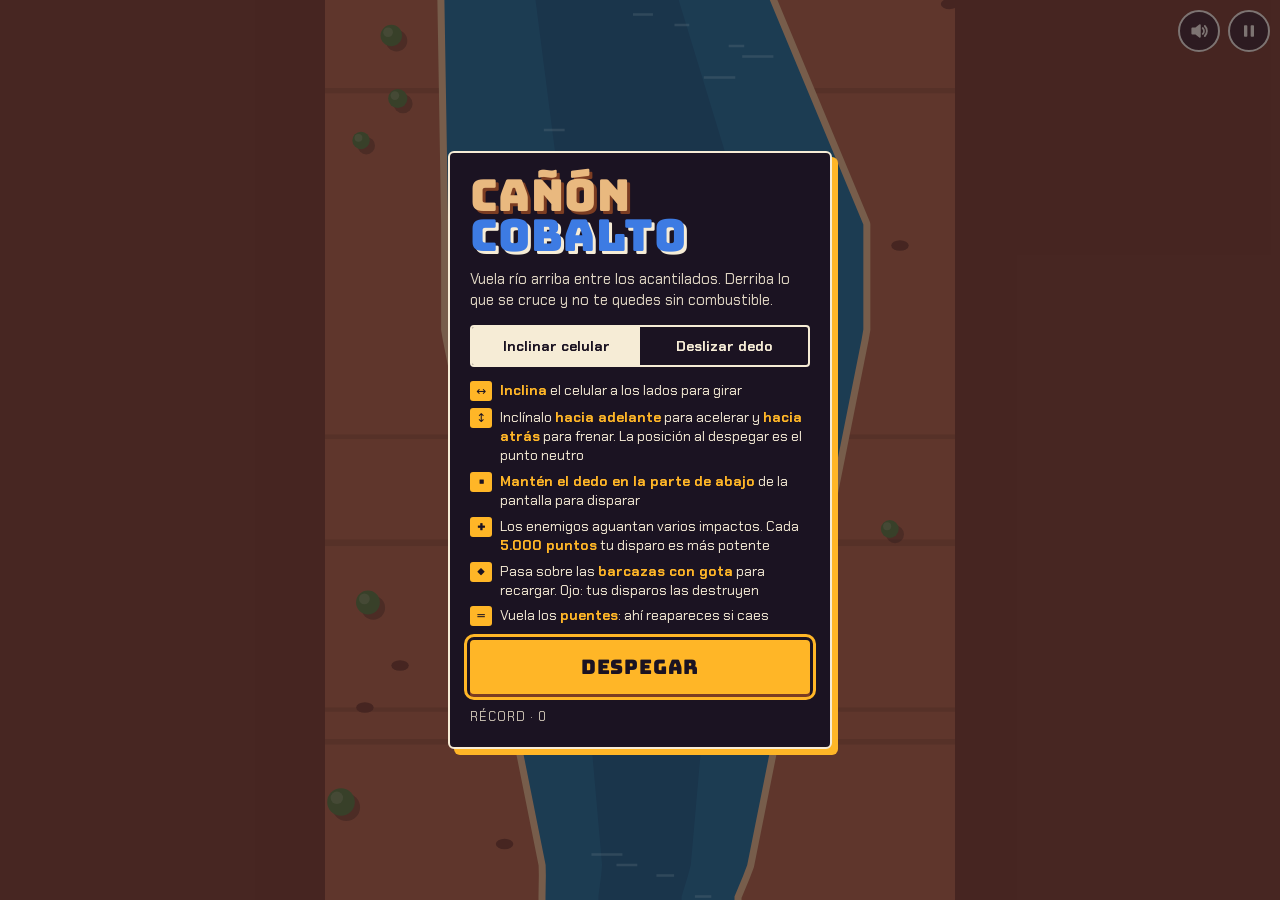
<file: canon-cobalto/index.html>
<!doctype html>
<html lang="es">
<head>
<meta charset="utf-8">
<meta name="viewport" content="width=device-width,initial-scale=1,viewport-fit=cover,user-scalable=no">
<meta name="theme-color" content="#1b1322">
<style>:root{padding-top:env(safe-area-inset-top,0px);padding-bottom:env(safe-area-inset-bottom,0px)}body{margin:0}img{max-width:100%}</style>
<title>Cañón Cobalto</title>
<link rel="preconnect" href="https://fonts.googleapis.com">
<link rel="preconnect" href="https://fonts.gstatic.com" crossorigin>
<link rel="stylesheet" href="https://fonts.googleapis.com/css2?family=Bungee&family=Chakra+Petch:wght@500;700&display=swap">
<style>
/* Layout: one full-height canvas column (letterboxed on wide screens) with a DOM card overlay for menus.
   Single committed look: sunset canyon + cobalt river, arcade signage type. */
:root{
  color-scheme: dark;
  --land:#b4633a; --land-dk:#7c3d22; --sand:#e9b97f; --water:#1f6f8f; --foam:#a9dde6;
  --scrub:#5d7834; --ink:#1b1322; --ink-2:#2c2236; --cream:#f6ecd6; --accent:#ffb627;
  --danger:#ef4b31; --cobalt:#3d7be3; --veil:rgba(27,19,34,.55);
  --display:'Bungee','Arial Black',Impact,system-ui,sans-serif;
  --ui:'Chakra Petch',ui-monospace,'SF Mono',Menlo,monospace;
}
html{box-sizing:border-box;height:100%}
[hidden]{display:none!important}
body{height:100%;margin:0;background:var(--ink);color:var(--cream);overflow:hidden;overscroll-behavior:none;
  font-family:var(--ui);-webkit-user-select:none;user-select:none;-webkit-touch-callout:none;-webkit-tap-highlight-color:transparent}
#stage{position:relative;height:100%;display:flex;justify-content:center;background:var(--land-dk);touch-action:none;overflow:hidden}
canvas{display:block;height:100%;touch-action:none}
#btns{position:absolute;top:10px;right:max(10px,env(safe-area-inset-right,0px));display:flex;gap:8px;z-index:3}
#btns button{width:42px;height:42px;border-radius:50%;border:2px solid var(--cream);background:var(--veil);color:var(--cream);
  display:grid;place-items:center;padding:0;cursor:pointer}
#btns button svg{width:20px;height:20px}
.seg{display:grid;grid-template-columns:1fr 1fr;border:2px solid var(--cream);border-radius:4px;overflow:hidden}
.seg button{font-family:var(--ui);font-weight:700;font-size:14px;color:var(--cream);background:none;border:0;padding:10px 6px;cursor:pointer}
.seg button[aria-pressed="true"]{background:var(--cream);color:var(--ink)}
.seg button:focus-visible{outline:3px solid var(--accent);outline-offset:-3px}
#btns button:focus-visible,.go:focus-visible,.ghost:focus-visible{outline:3px solid var(--accent);outline-offset:3px}
.overlay{position:absolute;inset:0;z-index:4;display:flex;align-items:center;justify-content:center;background:var(--veil);
  padding-block:20px;padding-left:max(16px,env(safe-area-inset-left,0px));padding-right:max(16px,env(safe-area-inset-right,0px))}
.card{width:min(340px,100%);max-height:100%;overflow:auto;background:var(--ink);border:2px solid var(--cream);border-radius:6px;
  box-shadow:6px 6px 0 var(--accent);padding:22px 20px;display:flex;flex-direction:column;gap:14px;touch-action:pan-y}
.logo{margin:0;font-family:var(--display);font-weight:400;line-height:.92;display:flex;flex-direction:column;font-size:44px;letter-spacing:.01em}
.logo .a{color:var(--sand);text-shadow:3px 3px 0 var(--land-dk)}
.logo .b{color:var(--cobalt);text-shadow:3px 3px 0 var(--cream)}
.tag{margin:0;font-size:15px;line-height:1.4;color:var(--cream);opacity:.9}
.how{margin:0;padding:0;list-style:none;display:grid;gap:7px;font-size:14px;line-height:1.35}
.how li{display:grid;grid-template-columns:22px 1fr;gap:8px;align-items:start}
.how .k{font-family:var(--display);font-size:12px;color:var(--ink);background:var(--accent);border-radius:3px;text-align:center;line-height:20px;height:20px}
.how b{color:var(--accent);font-weight:700}
.go{font-family:var(--display);font-size:20px;letter-spacing:.04em;color:var(--ink);background:var(--accent);border:0;border-radius:4px;
  padding:14px 16px;cursor:pointer;box-shadow:0 4px 0 var(--land-dk)}
.go:active{transform:translateY(3px);box-shadow:0 1px 0 var(--land-dk)}
.ghost{font-family:var(--ui);font-weight:700;font-size:14px;color:var(--cream);background:none;border:2px solid var(--ink-2);border-radius:4px;padding:10px;cursor:pointer}
.rec{margin:0;font-size:13px;letter-spacing:.08em;text-transform:uppercase;opacity:.8;font-variant-numeric:tabular-nums}
.big{font-family:var(--display);font-size:48px;line-height:1;color:var(--accent);font-variant-numeric:tabular-nums}
.label{font-size:12px;letter-spacing:.14em;text-transform:uppercase;opacity:.75;margin:0}
.new{color:var(--ink);background:var(--cobalt);align-self:flex-start;padding:3px 8px;border-radius:3px;font-weight:700;font-size:13px}
h2.t{margin:0;font-family:var(--display);font-weight:400;font-size:30px;color:var(--cream);line-height:1}
</style>
</head>
<body>
<div id="stage">
  <canvas id="game" aria-label="Juego Cañón Cobalto"></canvas>
  <div id="btns">
    <button id="muteBtn" type="button" aria-label="Silenciar sonido">
      <svg viewBox="0 0 24 24" fill="none" stroke="currentColor" stroke-width="2.2" stroke-linecap="round" stroke-linejoin="round"><path d="M4 9h4l5-4v14l-5-4H4z" fill="currentColor"/><path id="waves" d="M16.5 8.5a5 5 0 0 1 0 7M19 6a8.5 8.5 0 0 1 0 12"/><path id="xmark" d="M16 9l6 6M22 9l-6 6" style="display:none"/></svg>
    </button>
    <button id="pauseBtn" type="button" aria-label="Pausar">
      <svg viewBox="0 0 24 24" fill="currentColor"><rect x="6" y="5" width="4" height="14" rx="1"/><rect x="14" y="5" width="4" height="14" rx="1"/></svg>
    </button>
  </div>
  <div id="overlay" class="overlay"><div class="card" id="card"></div></div>
</div>

<script>
(() => {
'use strict';
// ---------- constants ----------
const W = 360, ROW = 6, SEC_ROWS = 420, SEC_LEN = SEC_ROWS * ROW;
const HUD_H = 58, PY = HUD_H + 96;            // player's height above the bottom edge (world units)
const NECK_W = 108, BRIDGE_ROW = SEC_ROWS - 22;
const PTS = { boat: 30, heli: 60, jet: 100, fuel: 80, bridge: 500 };
const SIZES = { boat: [34, 12], heli: [28, 18], jet: [28, 12], fuel: [24, 38] };
const HI_KEY = 'canon-cobalto-record';
// single shot; each weapon level raises its damage
const DMG = [0, 1, 2, 3, 4, 6];
const HP = { boat: 2, heli: 3, jet: 2, fuel: 1 };
const WEAPON_STEP = 5000, FIRE_CD = 0.24, MAX_BULLETS = 2;

const cs = getComputedStyle(document.documentElement);
const v = n => cs.getPropertyValue(n).trim();
const C = { land: v('--land'), landDk: v('--land-dk'), sand: v('--sand'), water: v('--water'), foam: v('--foam'),
  scrub: v('--scrub'), ink: v('--ink'), ink2: v('--ink-2'), cream: v('--cream'), accent: v('--accent'),
  danger: v('--danger'), cobalt: v('--cobalt') };
const UI = "'Chakra Petch', ui-monospace, monospace", DISP = "'Bungee', 'Arial Black', Impact, sans-serif";
const reduceMotion = matchMedia('(prefers-reduced-motion: reduce)').matches;

const canvas = document.getElementById('game'), ctx = canvas.getContext('2d');
const stage = document.getElementById('stage');
let scale = 1, dpr = 1, H = 640;

const clamp = (x, a, b) => x < a ? a : x > b ? b : x;
function mulberry32(a) { return function () { a |= 0; a = a + 0x6D2B79F5 | 0; let t = Math.imul(a ^ a >>> 15, 1 | a);
  t = t + Math.imul(t ^ t >>> 7, 61 | t) ^ t; return ((t ^ t >>> 14) >>> 0) / 4294967296; }; }
function hash(n) { n |= 0; n = Math.imul(n ^ (n >>> 16), 0x45d9f3b); n = Math.imul(n ^ (n >>> 16), 0x45d9f3b); return ((n ^ (n >>> 16)) >>> 0) / 4294967296; }

// ---------- river generation (deterministic per section) ----------
const sections = new Map();
function genSection(s) {
  const rnd = mulberry32(s * 7919 + 101);
  const d = clamp(s, 0, 10);
  const L = new Float32Array(SEC_ROWS), R = new Float32Array(SEC_ROWS), IL = new Float32Array(SEC_ROWS), IR = new Float32Array(SEC_ROWS);
  let c = W / 2, w = NECK_W, iw = 0, tc = c, tw = w, tiw = 0, hold = 0;
  for (let i = 0; i < SEC_ROWS; i++) {
    const neck = i < 10 || i > SEC_ROWS - 110;
    if (neck) { tc = W / 2; tw = NECK_W; tiw = 0; hold = 0; }
    else if (--hold <= 0) {
      hold = 22 + (rnd() * 40 | 0);
      const maxW = 290 - d * 8, minW = 118 - d * 2;
      tw = minW + rnd() * (maxW - minW);
      const lo = 10 + tw / 2, hi = W - 10 - tw / 2;
      tc = lo + rnd() * (hi - lo);
      tiw = (tw > 215 && rnd() < 0.5) ? Math.min(tw - 150, 36 + rnd() * 110) : 0;
    }
    const k = neck ? 1.6 : 1;
    c += clamp(tc - c, -1.3 * k, 1.3 * k);
    w += clamp(tw - w, -2.4 * k, 2.4 * k);
    iw += clamp(tiw - iw, -2.6 * k, 2.6 * k);
    if (iw > w - 150) iw = Math.max(0, w - 150);
    c = clamp(c, 8 + w / 2, W - 8 - w / 2);
    if (i >= SEC_ROWS - 32) { c = W / 2; w = NECK_W; iw = 0; }
    L[i] = c - w / 2; R[i] = c + w / 2;
    if (iw > 0.5) { IL[i] = c - iw / 2; IR[i] = c + iw / 2; } else { IL[i] = IR[i] = c; }
  }
  return { L, R, IL, IR };
}
function getSection(s) {
  let sec = sections.get(s);
  if (sec) return sec;
  sec = genSection(s); sections.set(s, sec);
  if (sections.size > 8) for (const k of [...sections.keys()]) if (Math.abs(k - s) > 3) sections.delete(k);
  return sec;
}
function row(k, o) {
  const s = Math.floor(k / SEC_ROWS), i = k - s * SEC_ROWS, sec = getSection(s);
  o.L = sec.L[i]; o.R = sec.R[i]; o.IL = sec.IL[i]; o.IR = sec.IR[i];
  return o;
}
const _a = {}, _b = {};
function isWater(x, wy) {
  const f = wy / ROW, k = Math.floor(f), t = f - k;
  row(k, _a); row(k + 1, _b);
  const L = _a.L + (_b.L - _a.L) * t, R = _a.R + (_b.R - _a.R) * t;
  if (x <= L || x >= R) return false;
  const IL = _a.IL + (_b.IL - _a.IL) * t, IR = _a.IR + (_b.IR - _a.IR) * t;
  return !(IR - IL > 1 && x > IL && x < IR);
}

// ---------- game state ----------
let state = 'title', paused = false;
let camY = 0, px = W / 2, pvx = 0, tilt = 0, fuel = 1, lives = 3, score = 0, checkpoint = 0, nextLifeAt = 10000;
let weaponLv = 1, speed = 0, fireCd = 0, deadT = 0, readyT = 0, shake = 0, lowT = 0, refT = 0, engT = 0, sec = 0;
let ents = [], bullets = [], parts = [], texts = [];
const spawned = new Set();
let hi = 0; try { hi = +localStorage.getItem(HI_KEY) || 0; } catch (e) { }

function spawnSection(s) {
  const rnd = mulberry32(s * 104729 + 7), d = clamp(s, 0, 10);
  let r = 48, nextFuel = 40 + (rnd() * 25 | 0);
  while (r < SEC_ROWS - 40) {
    let type;
    if (r >= nextFuel) { type = 'fuel'; nextFuel = r + 70 + (rnd() * 40 | 0) + d * 5; }
    else { const p = rnd(); type = (s >= 1 && p < 0.1 + d * 0.015) ? 'jet' : p < 0.55 ? 'boat' : 'heli'; }
    placeEntity(type, s * SEC_LEN + r * ROW, rnd, d);
    r += Math.max(8, (15 + rnd() * 14 - d * 1.3) | 0);
  }
  const bhp = 6 + Math.floor(d / 2);
  ents.push({ type: 'bridge', x: W / 2, wy: s * SEC_LEN + BRIDGE_ROW * ROW, w: NECK_W + 26, h: 14, sec: s, on: false, hp: bhp, maxHp: bhp });
}
function placeEntity(type, wy, rnd, d) {
  const [w, h] = SIZES[type];
  const hp = HP[type] + (type === 'fuel' ? 0 : Math.floor(d / 3));
  if (type === 'jet') {
    const dir = rnd() < 0.5 ? 1 : -1;
    ents.push({ type, x: dir > 0 ? -30 : W + 30, wy, w, h, vx: dir * (160 + d * 10), face: dir, on: false, hp, maxHp: hp });
    return;
  }
  const o = row(Math.floor(wy / ROW), {});
  const chans = (o.IR - o.IL > 1) ? [[o.L, o.IL], [o.IR, o.R]] : [[o.L, o.R]];
  for (let t = 0; t < 4; t++) {
    const ch = chans[(rnd() * chans.length) | 0];
    const room = ch[1] - ch[0] - w - 10;
    if (room < 0) continue;
    const x = ch[0] + 5 + w / 2 + rnd() * room;
    if (isWater(x - w / 2 - 3, wy - h / 2) && isWater(x + w / 2 + 3, wy - h / 2) &&
        isWater(x - w / 2 - 3, wy + h / 2) && isWater(x + w / 2 + 3, wy + h / 2)) {
      const mover = type !== 'fuel' && rnd() < (type === 'heli' ? 0.7 : 0.45) + d * 0.05;
      const sp = (type === 'heli' ? 65 : 48) + d * 8, dir = rnd() < 0.5 ? -1 : 1;
      ents.push({ type, x, wy, w, h, vx: mover ? dir * sp : 0, face: dir, mover, moving: false, on: false, hp, maxHp: hp });
      return;
    }
  }
}
function ensureSpawn(s) { if (s >= 0 && !spawned.has(s)) { spawned.add(s); spawnSection(s); } }

function newGame() {
  score = 0; lives = 3; checkpoint = 0; nextLifeAt = 10000; weaponLv = 1;
  respawn();
}
function respawn() {
  ents = []; bullets = []; parts = []; texts = []; spawned.clear();
  camY = checkpoint * SEC_LEN; px = W / 2; pvx = 0; tilt = 0; fuel = 1; speed = 40; fireCd = 0.4;
  readyT = 1.5; state = 'play'; ori.needCal = true;
}
function crash() {
  if (state !== 'play') return;
  state = 'dead'; deadT = 2; lives--;
  explode(px, camY + PY, [C.accent, C.cream, C.danger, C.ink], 46, 170);
  shake = 12; boom(0.9, 0.7); buzz([60, 40, 120]);
}
function gameOver() {
  state = 'over';
  const isNew = score > hi;
  if (isNew) { hi = score; try { localStorage.setItem(HI_KEY, String(hi)); } catch (e) { } }
  showOverlay('over', isNew);
}
function addScore(n, x, wy) {
  score += n;
  texts.push({ x, wy, txt: '+' + n, life: 0.9 });
  const lv = Math.min(DMG.length - 1, 1 + Math.floor(score / WEAPON_STEP));
  if (lv > weaponLv) {
    weaponLv = lv;
    texts.push({ x: W / 2, wy: camY + H * 0.62, txt: 'ARMA NIVEL ' + lv, life: 1.8, big: true });
    tone(392, 1568, 0.4, 'square', 0.1); buzz([30, 40, 30]);
  }
  if (score >= nextLifeAt) { nextLifeAt += 10000; lives = Math.min(lives + 1, 9);
    texts.push({ x: W / 2, wy: camY + H * 0.55, txt: '+1 AVIÓN', life: 1.6, big: true }); tone(523, 1046, 0.35, 'square', 0.12); }
}
function killEntity(e) {
  e.dead = true;
  const cols = e.type === 'fuel' ? [C.accent, C.danger, C.cream] : e.type === 'bridge' ? [C.ink2, C.accent, C.cream, C.danger]
    : e.type === 'heli' ? [C.scrub, C.cream, C.accent] : [C.danger, C.cream, C.ink];
  explode(e.x, e.wy, cols, e.type === 'bridge' ? 60 : 24, e.type === 'bridge' ? 160 : 110);
  addScore(PTS[e.type], e.x, e.wy);
  if (e.type === 'bridge') {
    checkpoint = Math.max(checkpoint, e.sec + 1);
    texts.push({ x: W / 2, wy: e.wy + 40, txt: 'AVANCE GUARDADO', life: 1.6, big: true });
    boom(0.8, 0.6); shake = 8; buzz(70);
  } else { boom(0.35, 0.35); buzz(25); }
}
function explode(x, wy, cols, n, sp) {
  for (let i = 0; i < n; i++) {
    const a = Math.random() * Math.PI * 2, s = sp * (0.25 + Math.random());
    parts.push({ x, wy, vx: Math.cos(a) * s, vy: Math.sin(a) * s, life: 0.5 + Math.random() * 0.7, max: 1.2,
      c: cols[(Math.random() * cols.length) | 0], r: 2 + Math.random() * 3.5 });
  }
  parts.push({ ring: true, x, wy, life: 0.35, max: 0.35, r: sp * 0.35 });
}

// ---------- input ----------
// touches in the lower part of the screen fire (and can still steer sideways);
// touches above steer and set the throttle
const FIRE_FRAC = 0.72, MODE_KEY = 'canon-cobalto-control';
const ptrs = new Map();
let steerThr = 0, fireHeld = false;
const keys = new Set();
function refreshFire() { fireHeld = false; for (const p of ptrs.values()) if (p.fire) fireHeld = true; }
function releaseFire() { ptrs.clear(); fireHeld = false; steerThr = 0; }
stage.addEventListener('pointerdown', e => {
  if (e.target.closest('button, .overlay')) return;
  audioInit();
  if (state !== 'play' || paused) return;
  const r = stage.getBoundingClientRect();
  const fire = (e.clientY - r.top) / r.height >= FIRE_FRAC;
  ptrs.set(e.pointerId, { lastX: e.clientX, startY: e.clientY, fire });
  refreshFire();
  try { stage.setPointerCapture(e.pointerId); } catch (err) { }
});
stage.addEventListener('pointermove', e => {
  const p = ptrs.get(e.pointerId);
  if (!p) return;
  if (state === 'play' && !paused) px += (e.clientX - p.lastX) / scale * 1.1;
  p.lastX = e.clientX;
  if (!p.fire) {
    const dv = (p.startY - e.clientY) / scale;
    steerThr = Math.sign(dv) * clamp((Math.abs(dv) - 14) / 40, 0, 1);
  }
});
const endPtr = e => {
  const p = ptrs.get(e.pointerId);
  if (!p) return;
  ptrs.delete(e.pointerId);
  if (!p.fire) steerThr = 0;
  refreshFire();
};

// tilt control (device orientation); falls back to touch when the browser sends nothing
let ctrlMode = 'tilt';
try { ctrlMode = localStorage.getItem(MODE_KEY) || 'tilt'; } catch (e) { }
const ori = { g: 0, b: 0, g0: 0, b0: 0, seen: false, needCal: true, listening: false, warned: false };
let tiltThr = 0;
function onOrient(e) {
  if (e.gamma == null || e.beta == null) return;
  ori.seen = true; ori.g = e.gamma; ori.b = e.beta;
  if (ori.needCal) { ori.g0 = e.gamma; ori.b0 = e.beta; ori.needCal = false; }
}
function enableTilt() {
  if (ori.listening) return;
  const listen = () => { if (!ori.listening) { ori.listening = true; addEventListener('deviceorientation', onOrient); } };
  try {
    const D = window.DeviceOrientationEvent;
    if (D && typeof D.requestPermission === 'function') D.requestPermission().then(r => { if (r === 'granted') listen(); }).catch(() => { });
    else listen();
  } catch (e) { }
}
function setMode(m) {
  ctrlMode = m;
  try { localStorage.setItem(MODE_KEY, m); } catch (e) { }
  if (m === 'tilt') enableTilt();
  showOverlay('title');
}
stage.addEventListener('pointerup', endPtr);
stage.addEventListener('pointercancel', endPtr);
stage.addEventListener('touchmove', e => e.preventDefault(), { passive: false });
addEventListener('keydown', e => {
  const k = e.key;
  if (['ArrowLeft', 'ArrowRight', 'ArrowUp', 'ArrowDown', ' '].includes(k)) e.preventDefault();
  keys.add(k.toLowerCase());
  if ((k === 'Enter' || k === ' ') && (state === 'title' || state === 'over')) { if (ctrlMode === 'tilt') enableTilt(); audioInit(); hideOverlay(); newGame(); }
  else if ((k === 'p' || k === 'P' || k === 'Escape') && state === 'play') setPaused(!paused);
});
addEventListener('keyup', e => keys.delete(e.key.toLowerCase()));
stage.addEventListener('contextmenu', e => e.preventDefault());
addEventListener('blur', () => { keys.clear(); releaseFire(); });
document.addEventListener('visibilitychange', () => { if (document.hidden && state === 'play') setPaused(true); });

// ---------- overlay ----------
const overlay = document.getElementById('overlay'), card = document.getElementById('card');
const fmt = n => n.toLocaleString('es');
function showOverlay(mode, isNew) {
  if (mode === 'title') {
    card.innerHTML = `
      <h1 class="logo"><span class="a">Cañón</span><span class="b">Cobalto</span></h1>
      <p class="tag">Vuela río arriba entre los acantilados. Derriba lo que se cruce y no te quedes sin combustible.</p>
      <div class="seg" role="group" aria-label="Forma de controlar el avión">
        <button type="button" id="mTilt" aria-pressed="${ctrlMode === 'tilt'}">Inclinar celular</button>
        <button type="button" id="mDrag" aria-pressed="${ctrlMode !== 'tilt'}">Deslizar dedo</button>
      </div>
      <ul class="how">
        ${ctrlMode === 'tilt' ? `
        <li><span class="k">↔</span><span><b>Inclina</b> el celular a los lados para girar</span></li>
        <li><span class="k">↕</span><span>Inclínalo <b>hacia adelante</b> para acelerar y <b>hacia atrás</b> para frenar. La posición al despegar es el punto neutro</span></li>` : `
        <li><span class="k">↔</span><span><b>Desliza</b> a los lados para girar</span></li>
        <li><span class="k">↕</span><span>En la parte de arriba, desliza <b>arriba</b> para acelerar y <b>abajo</b> para frenar</span></li>`}
        <li><span class="k">•</span><span><b>Mantén el dedo en la parte de abajo</b> de la pantalla para disparar</span></li>
        <li><span class="k">+</span><span>Los enemigos aguantan varios impactos. Cada <b>5.000 puntos</b> tu disparo es más potente</span></li>
        <li><span class="k">◆</span><span>Pasa sobre las <b>barcazas con gota</b> para recargar. Ojo: tus disparos las destruyen</span></li>
        <li><span class="k">═</span><span>Vuela los <b>puentes</b>: ahí reapareces si caes</span></li>
      </ul>
      <button class="go" id="go" type="button">Despegar</button>
      <p class="rec">Récord · ${fmt(hi)}</p>`;
  } else if (mode === 'over') {
    card.innerHTML = `
      <h2 class="t">Fin del vuelo</h2>
      ${isNew ? '<span class="new">Nuevo récord</span>' : ''}
      <div><p class="label">Puntos</p><div class="big">${fmt(score)}</div></div>
      <p class="rec">Récord · ${fmt(hi)} &nbsp;·&nbsp; Tramo ${sec + 1}</p>
      <button class="go" id="go" type="button">Volver a despegar</button>`;
  } else {
    card.innerHTML = `
      <h2 class="t">Pausa</h2>
      <p class="rec">Puntos · ${fmt(score)}</p>
      <button class="go" id="go" type="button">Seguir</button>
      <button class="ghost" id="quit" type="button">Salir al inicio</button>`;
  }
  overlay.hidden = false;
  const go = document.getElementById('go');
  go.addEventListener('click', () => {
    if (mode !== 'pause' && ctrlMode === 'tilt') enableTilt();
    audioInit();
    if (mode === 'pause') setPaused(false);
    else { hideOverlay(); newGame(); wake(); }
  });
  const mT = document.getElementById('mTilt'), mD = document.getElementById('mDrag');
  if (mT) { mT.addEventListener('click', () => setMode('tilt')); mD.addEventListener('click', () => setMode('drag')); }
  const q = document.getElementById('quit');
  if (q) q.addEventListener('click', () => { paused = false; state = 'title'; showOverlay('title'); });
  try { go.focus({ preventScroll: true }); } catch (e) { }
}
function hideOverlay() { overlay.hidden = true; }
function setPaused(p) {
  paused = p; releaseFire();
  if (p) showOverlay('pause'); else hideOverlay();
  setEngine(false, 0);
}
document.getElementById('pauseBtn').addEventListener('click', () => { if (state === 'play') setPaused(!paused); });
const muteBtn = document.getElementById('muteBtn');
muteBtn.addEventListener('click', () => {
  A.muted = !A.muted; audioInit();
  if (A.master) A.master.gain.value = A.muted ? 0 : 0.6;
  document.getElementById('waves').style.display = A.muted ? 'none' : '';
  document.getElementById('xmark').style.display = A.muted ? '' : 'none';
  muteBtn.setAttribute('aria-label', A.muted ? 'Activar sonido' : 'Silenciar sonido');
});
function buzz(p) { try { navigator.vibrate && navigator.vibrate(p); } catch (e) { } }
function wake() { try { navigator.wakeLock && navigator.wakeLock.request('screen').catch(() => { }); } catch (e) { } }

// ---------- audio ----------
const A = { ctx: null, master: null, muted: false };
function audioInit() {
  try {
    if (!A.ctx) {
      const AC = window.AudioContext || window.webkitAudioContext; if (!AC) return;
      const a = A.ctx = new AC();
      A.master = a.createGain(); A.master.gain.value = A.muted ? 0 : 0.6; A.master.connect(a.destination);
      A.eng = a.createOscillator(); A.eng.type = 'sawtooth'; A.eng.frequency.value = 55;
      A.engF = a.createBiquadFilter(); A.engF.type = 'lowpass'; A.engF.frequency.value = 300;
      A.engG = a.createGain(); A.engG.gain.value = 0;
      A.eng.connect(A.engF).connect(A.engG).connect(A.master); A.eng.start();
      const len = a.sampleRate; const buf = a.createBuffer(1, len, a.sampleRate); const dd = buf.getChannelData(0);
      for (let i = 0; i < len; i++) dd[i] = Math.random() * 2 - 1;
      A.noise = buf;
    }
    if (A.ctx.state === 'suspended') A.ctx.resume();
  } catch (e) { }
}
function tone(f0, f1, dur, type, vol) {
  if (!A.ctx || A.muted) return;
  try {
    const t = A.ctx.currentTime, o = A.ctx.createOscillator(), g = A.ctx.createGain();
    o.type = type; o.frequency.setValueAtTime(f0, t); if (f1) o.frequency.exponentialRampToValueAtTime(f1, t + dur);
    g.gain.setValueAtTime(vol, t); g.gain.exponentialRampToValueAtTime(0.0001, t + dur);
    o.connect(g).connect(A.master); o.start(t); o.stop(t + dur + 0.02);
  } catch (e) { }
}
function boom(dur, vol) {
  if (!A.ctx || A.muted) return;
  try {
    const t = A.ctx.currentTime, s = A.ctx.createBufferSource(), f = A.ctx.createBiquadFilter(), g = A.ctx.createGain();
    s.buffer = A.noise; f.type = 'lowpass'; f.frequency.setValueAtTime(1600, t); f.frequency.exponentialRampToValueAtTime(70, t + dur);
    g.gain.setValueAtTime(vol, t); g.gain.exponentialRampToValueAtTime(0.0001, t + dur);
    s.connect(f).connect(g).connect(A.master); s.start(t); s.stop(t + dur);
  } catch (e) { }
}
function setEngine(on, r) {
  if (!A.ctx) return;
  const t = A.ctx.currentTime;
  A.engG.gain.setTargetAtTime(on ? 0.05 : 0, t, 0.08);
  A.eng.frequency.setTargetAtTime(46 + r * 40, t, 0.1);
  A.engF.frequency.setTargetAtTime(220 + r * 300, t, 0.1);
}

// ---------- update ----------
function update(dt) {
  // particles & texts always animate
  for (const p of parts) { p.life -= dt; if (!p.ring) { p.x += p.vx * dt; p.wy += p.vy * dt; p.vx *= 0.96; p.vy *= 0.96; } }
  parts = parts.filter(p => p.life > 0);
  for (const t of texts) { t.life -= dt; t.wy += 30 * dt; }
  texts = texts.filter(t => t.life > 0);
  shake = Math.max(0, shake - dt * 30);

  if (state === 'title') { camY += 45 * dt; return; }
  if (state === 'dead') {
    deadT -= dt;
    if (deadT <= 0) { if (lives > 0) respawn(); else gameOver(); }
    return;
  }
  if (state !== 'play') return;

  readyT -= dt;
  const pwy = camY + PY;
  sec = Math.floor(pwy / SEC_LEN);

  // steering & throttle
  const oldX = px;
  if (keys.has('arrowleft') || keys.has('a')) px -= 200 * dt;
  if (keys.has('arrowright') || keys.has('d')) px += 200 * dt;
  if (ctrlMode === 'tilt' && ori.seen) {
    const dg = ori.g - ori.g0;
    px += Math.sign(dg) * clamp((Math.abs(dg) - 2) / 20, 0, 1) * 270 * dt;
    const db = ori.b0 - ori.b;
    tiltThr = Math.sign(db) * clamp((Math.abs(db) - 5) / 15, 0, 1);
  } else tiltThr = 0;
  if (ctrlMode === 'tilt' && !ori.seen && !ori.warned && readyT < -1.5) {
    ori.warned = true;
    texts.push({ x: W / 2, wy: camY + H * 0.55, txt: 'GIRA CON EL DEDO', life: 2.4, big: true });
  }
  px = clamp(px, 6, W - 6);
  pvx = pvx * 0.7 + ((px - oldX) / Math.max(dt, 0.001)) * 0.3;
  tilt += (clamp(pvx / 220, -1, 1) - tilt) * Math.min(1, dt * 10);
  const keyThr = (keys.has('arrowup') || keys.has('w') ? 1 : 0) - (keys.has('arrowdown') || keys.has('s') ? 1 : 0);
  const thr = keyThr || steerThr || tiltThr;
  const base = Math.min(105 + sec * 7, 170);
  const target = thr > 0 ? base * (1 + 0.8 * thr) : base * (1 + 0.5 * thr);
  speed += (target - speed) * Math.min(1, dt * 3);
  camY += speed * dt;

  engT -= dt;
  if (engT <= 0) { engT = 0.1; setEngine(!paused, clamp((speed - 50) / 180, 0, 1)); }

  ensureSpawn(Math.floor(camY / SEC_LEN));
  ensureSpawn(Math.floor(camY / SEC_LEN) + 1);

  // fuel
  fuel -= dt * 0.05;
  if (fuel <= 0.25) { lowT -= dt; if (lowT <= 0) { lowT = 0.55; tone(880, 660, 0.12, 'square', 0.07); } }
  if (fuel <= 0) { fuel = 0; texts.push({ x: W / 2, wy: camY + PY + 60, txt: 'SIN COMBUSTIBLE', life: 1.8, big: true }); crash(); return; }

  // shooting (hold the fire button)
  fireCd -= dt;
  const firing = fireHeld || keys.has(' ') || keys.has('j');
  if (firing && fireCd <= 0 && bullets.length < MAX_BULLETS) {
    bullets.push({ x: px, wy: pwy + 16, dmg: DMG[weaponLv] });
    fireCd = FIRE_CD; tone(1400 - weaponLv * 120, 400, 0.08, weaponLv > 2 ? 'square' : 'triangle', 0.05 + weaponLv * 0.008);
  }
  for (const b of bullets) b.wy += (520 + weaponLv * 30 + speed) * dt;

  // entities
  const P = camY + PY;
  for (const e of ents) {
    if (e.dead) continue;
    if (!e.on && e.wy - camY < H + 30) e.on = true;
    if (!e.on) continue;
    if (e.hitT > 0) e.hitT -= dt;
    if (e.type === 'jet') { e.x += e.vx * dt; if (e.x < -60 || e.x > W + 60) e.gone = true; continue; }
    if (e.mover && !e.moving && e.wy - P < 320) e.moving = true;
    if (e.moving) {
      const nx = e.x + e.vx * dt, edge = nx + Math.sign(e.vx) * (e.w / 2 + 2);
      if (!isWater(edge, e.wy) || !isWater(edge, e.wy + e.h / 2) || !isWater(edge, e.wy - e.h / 2)) e.vx = -e.vx;
      else e.x = nx;
      e.face = Math.sign(e.vx);
    }
  }
  // bullets vs entities
  for (const b of bullets) {
    if (b.dead) continue;
    for (const e of ents) {
      if (e.dead || !e.on) continue;
      if (Math.abs(b.x - e.x) < e.w / 2 + 3 && Math.abs(b.wy - e.wy) < e.h / 2 + 8) {
        b.dead = true; e.hp -= b.dmg;
        if (e.hp <= 0) killEntity(e);
        else {
          e.hitT = 0.12; tone(240, 110, 0.06, 'square', 0.06);
          for (let i = 0; i < 6; i++) { const a = Math.random() * 6.283, s = 60 + Math.random() * 80;
            parts.push({ x: b.x, wy: e.wy - e.h / 2, vx: Math.cos(a) * s, vy: Math.sin(a) * s, life: 0.25 + Math.random() * 0.2, max: 0.45, c: C.cream, r: 2 }); }
        }
        break;
      }
    }
  }
  bullets = bullets.filter(b => !b.dead && b.wy < camY + H + 20 && b.x > -10 && b.x < W + 10);

  // player vs terrain
  const probes = [[0, 15], [-12, -4], [12, -4], [-6, -13], [6, -13]];
  for (const [dx, dy] of probes) if (!isWater(px + dx, P + dy)) { crash(); return; }
  // player vs entities
  let refueling = false;
  for (const e of ents) {
    if (e.dead || !e.on) continue;
    if (Math.abs(px - e.x) < e.w / 2 + 8 && Math.abs(P - e.wy) < e.h / 2 + 11) {
      if (e.type === 'fuel') refueling = true;
      else { killEntity(e); crash(); return; }
    }
  }
  if (refueling && fuel < 1) {
    fuel = Math.min(1, fuel + dt * 0.38);
    refT -= dt; if (refT <= 0) { refT = 0.09; tone(300 + fuel * 700, 0, 0.06, 'square', 0.05); }
  }
  ents = ents.filter(e => !e.dead && !e.gone && e.wy > camY - 80);
}

// ---------- drawing ----------
const Ls = [], Rs = [], ILs = [], IRs = [], Ys = [], Ks = [];
const tmp = {};
function drawTerrain() {
  ctx.fillStyle = C.land; ctx.fillRect(0, 0, W, H);
  const k0 = Math.floor(camY / ROW) - 2, k1 = Math.ceil((camY + H) / ROW) + 2, n = k1 - k0 + 1;
  for (let i = 0; i < n; i++) {
    const k = k0 + i; row(k, tmp);
    Ls[i] = tmp.L; Rs[i] = tmp.R; ILs[i] = tmp.IL; IRs[i] = tmp.IR; Ks[i] = k; Ys[i] = H - (k * ROW - camY);
  }
  // canyon strata
  ctx.fillStyle = C.landDk;
  for (let i = 0; i < n; i++) {
    const h = hash(Ks[i] * 13 + 5);
    if (h < 0.07) { ctx.globalAlpha = 0.35; ctx.fillRect(0, Ys[i], W, 2 + h * 30); }
  }
  ctx.globalAlpha = 1;
  // roads at bridges
  const s0 = Math.floor(camY / SEC_LEN) - 1, s1 = Math.floor((camY + H) / SEC_LEN) + 1;
  for (let s = s0; s <= s1; s++) {
    const y = H - (s * SEC_LEN + BRIDGE_ROW * ROW - camY);
    if (y < -20 || y > H + 20) continue;
    ctx.fillStyle = C.ink2; ctx.fillRect(0, y - 9, W, 18);
    ctx.fillStyle = C.sand; for (let x = 4; x < W; x += 22) ctx.fillRect(x, y - 1, 11, 2);
  }
  // water with beach edge
  ctx.beginPath(); ctx.moveTo(Ls[0], Ys[0]);
  for (let i = 1; i < n; i++) ctx.lineTo(Ls[i], Ys[i]);
  for (let i = n - 1; i >= 0; i--) ctx.lineTo(Rs[i], Ys[i]);
  ctx.closePath();
  ctx.lineJoin = 'round'; ctx.strokeStyle = C.sand; ctx.lineWidth = 8; ctx.stroke();
  ctx.fillStyle = C.water; ctx.fill();
  // deeper channel
  ctx.beginPath();
  for (let i = 0; i < n; i++) { const m = (Ls[i] + Rs[i]) / 2, hw = (Rs[i] - Ls[i]) * 0.22; i ? ctx.lineTo(m - hw, Ys[i]) : ctx.moveTo(m - hw, Ys[i]); }
  for (let i = n - 1; i >= 0; i--) { const m = (Ls[i] + Rs[i]) / 2, hw = (Rs[i] - Ls[i]) * 0.22; ctx.lineTo(m + hw, Ys[i]); }
  ctx.closePath(); ctx.fillStyle = 'rgba(10,40,70,.22)'; ctx.fill();
  // islands
  let i = 0;
  while (i < n) {
    if (IRs[i] - ILs[i] > 0.8) {
      let a = Math.max(0, i - 1), b = i;
      while (b + 1 < n && IRs[b + 1] - ILs[b + 1] > 0.8) b++;
      b = Math.min(n - 1, b + 1);
      ctx.beginPath(); ctx.moveTo(ILs[a], Ys[a]);
      for (let j = a + 1; j <= b; j++) ctx.lineTo(ILs[j], Ys[j]);
      for (let j = b; j >= a; j--) ctx.lineTo(IRs[j], Ys[j]);
      ctx.closePath(); ctx.strokeStyle = C.sand; ctx.lineWidth = 8; ctx.stroke(); ctx.fillStyle = C.land; ctx.fill();
      i = b + 1;
    } else i++;
  }
  // ripples
  ctx.strokeStyle = C.foam; ctx.lineWidth = 1.5; ctx.globalAlpha = 0.35; ctx.beginPath();
  for (let j = 0; j < n; j++) {
    const k = Ks[j]; if (hash(k * 3 + 1) > 0.22) continue;
    const x = Ls[j] + 10 + hash(k * 7 + 2) * (Rs[j] - Ls[j] - 30), len = 6 + hash(k * 17 + 9) * 12;
    if (IRs[j] - ILs[j] > 1 && x + len > ILs[j] - 6 && x < IRs[j] + 6) continue;
    ctx.moveTo(x, Ys[j]); ctx.lineTo(x + len, Ys[j]);
  }
  ctx.stroke(); ctx.globalAlpha = 1;
  // scrub & rocks on land
  for (let j = 0; j < n; j++) {
    const k = Ks[j], h = hash(k * 5 + 3); if (h > 0.3) continue;
    const x = hash(k * 11 + 4) * W, y = Ys[j];
    const inRiver = x > Ls[j] - 12 && x < Rs[j] + 12 && !(IRs[j] - ILs[j] > 26 && x > ILs[j] + 12 && x < IRs[j] - 12);
    if (inRiver) continue;
    if (h < 0.2) {
      const r = 4 + hash(k * 19 + 6) * 4;
      ctx.fillStyle = 'rgba(40,20,10,.3)'; ctx.beginPath(); ctx.arc(x + 3, y + 3, r, 0, 6.283); ctx.fill();
      ctx.fillStyle = C.scrub; ctx.beginPath(); ctx.arc(x, y, r, 0, 6.283); ctx.fill();
      ctx.fillStyle = 'rgba(255,240,200,.18)'; ctx.beginPath(); ctx.arc(x - r * 0.3, y - r * 0.3, r * 0.45, 0, 6.283); ctx.fill();
    } else {
      ctx.fillStyle = C.landDk; ctx.beginPath(); ctx.ellipse(x, y, 5, 3, 0, 0, 6.283); ctx.fill();
    }
  }
}
function sY(wy) { return H - (wy - camY); }

function drawShadow(fn, ox, oy) { ctx.save(); ctx.translate(ox, oy); ctx.globalAlpha = 0.25; fn(true); ctx.restore(); }

function drawBoat(e, t) {
  const y = sY(e.wy);
  ctx.save(); ctx.translate(e.x, y); ctx.scale(e.face || 1, 1);
  if (e.moving) { ctx.strokeStyle = C.foam; ctx.globalAlpha = 0.6; ctx.lineWidth = 1.5; ctx.beginPath();
    ctx.moveTo(-17, -4); ctx.lineTo(-27, -7); ctx.moveTo(-17, 4); ctx.lineTo(-27, 7); ctx.stroke(); ctx.globalAlpha = 1; }
  ctx.fillStyle = C.ink; ctx.beginPath(); ctx.moveTo(-17, -6); ctx.lineTo(8, -6); ctx.lineTo(18, 0); ctx.lineTo(8, 6); ctx.lineTo(-17, 6); ctx.closePath(); ctx.fill();
  ctx.fillStyle = C.danger; ctx.beginPath(); ctx.moveTo(-15, -4); ctx.lineTo(7, -4); ctx.lineTo(15, 0); ctx.lineTo(7, 4); ctx.lineTo(-15, 4); ctx.closePath(); ctx.fill();
  ctx.fillStyle = C.cream; ctx.fillRect(-10, -3, 10, 6);
  ctx.fillStyle = C.ink; ctx.fillRect(-7, -1.5, 2, 3); ctx.fillRect(-3, -1.5, 2, 3);
  ctx.restore();
}
function drawHeli(e, t) {
  const y = sY(e.wy);
  const body = (sh) => {
    ctx.fillStyle = sh ? '#000' : C.scrub;
    ctx.fillRect(-15, -1.5, 13, 3);
    ctx.fillRect(-17, -5, 3, 10);
    ctx.beginPath(); ctx.ellipse(1, 0, 9, 6.5, 0, 0, 6.283); ctx.fill();
    if (!sh) { ctx.fillStyle = C.foam; ctx.beginPath(); ctx.ellipse(5, 0, 3.5, 3.5, 0, 0, 6.283); ctx.fill(); }
  };
  ctx.save(); ctx.translate(e.x, y); ctx.scale(e.face || 1, 1);
  drawShadow(body, 7, 9);
  body(false);
  const a = t * 28;
  ctx.strokeStyle = C.cream; ctx.globalAlpha = 0.85; ctx.lineWidth = 2; ctx.beginPath();
  ctx.moveTo(1 + Math.cos(a) * 14, Math.sin(a) * 14); ctx.lineTo(1 - Math.cos(a) * 14, -Math.sin(a) * 14);
  ctx.moveTo(1 + Math.cos(a + 1.57) * 14, Math.sin(a + 1.57) * 14); ctx.lineTo(1 - Math.cos(a + 1.57) * 14, -Math.sin(a + 1.57) * 14);
  ctx.stroke(); ctx.globalAlpha = 1;
  ctx.restore();
}
function drawJet(e) {
  const y = sY(e.wy);
  const shape = (sh) => {
    ctx.fillStyle = sh ? '#000' : C.cobalt;
    ctx.beginPath(); ctx.moveTo(15, 0); ctx.lineTo(3, -3); ctx.lineTo(-4, -11); ctx.lineTo(-8, -11); ctx.lineTo(-5, -3);
    ctx.lineTo(-13, -3); ctx.lineTo(-15, -7); ctx.lineTo(-15, 7); ctx.lineTo(-13, 3); ctx.lineTo(-5, 3); ctx.lineTo(-8, 11); ctx.lineTo(-4, 11); ctx.lineTo(3, 3); ctx.closePath(); ctx.fill();
    if (!sh) { ctx.fillStyle = C.cream; ctx.fillRect(4, -1, 6, 2); }
  };
  ctx.save(); ctx.translate(e.x, y); ctx.scale(e.face, 1);
  drawShadow(shape, -10, 16); shape(false); ctx.restore();
}
function drawFuel(e, t) {
  const y = sY(e.wy);
  ctx.save(); ctx.translate(e.x, y);
  ctx.fillStyle = 'rgba(0,0,0,.25)'; ctx.fillRect(-10, -17, 24, 38);
  ctx.fillStyle = C.cream; ctx.beginPath(); ctx.roundRect ? ctx.roundRect(-12, -19, 24, 38, 4) : ctx.rect(-12, -19, 24, 38); ctx.fill();
  ctx.fillStyle = C.danger; ctx.fillRect(-12, -19, 24, 5); ctx.fillRect(-12, 14, 24, 5);
  ctx.fillStyle = C.accent; ctx.strokeStyle = C.ink; ctx.lineWidth = 1.5;
  ctx.beginPath(); ctx.moveTo(0, -10); ctx.bezierCurveTo(4, -4, 7, 0, 7, 3); ctx.arc(0, 3, 7, 0, Math.PI); ctx.bezierCurveTo(-7, 0, -4, -4, 0, -10); ctx.closePath(); ctx.fill(); ctx.stroke();
  ctx.restore();
}
function drawBridge(e) {
  const y = sY(e.wy), x0 = e.x - e.w / 2;
  ctx.fillStyle = 'rgba(0,0,0,.3)'; ctx.fillRect(x0 + 4, y - 5, e.w, 16);
  ctx.fillStyle = '#4a3a4f'; ctx.fillRect(x0, y - 8, e.w, 16);
  ctx.fillStyle = C.ink2; ctx.fillRect(x0, y - 5, e.w, 10);
  ctx.strokeStyle = C.accent; ctx.lineWidth = 1.5; ctx.beginPath();
  for (let x = x0; x < x0 + e.w - 1; x += 12) { ctx.moveTo(x, y - 8); ctx.lineTo(x + 12, y + 8); ctx.moveTo(x + 12, y - 8); ctx.lineTo(x, y + 8); }
  ctx.stroke();
  ctx.fillStyle = C.cream; ctx.fillRect(x0, y - 9, e.w, 2); ctx.fillRect(x0, y + 7, e.w, 2);
}
function playerShape(sh, tl) {
  const lw = sh ? '#000' : (tl < -0.2 ? '#d9cdb2' : C.cream), rw = sh ? '#000' : (tl > 0.2 ? '#d9cdb2' : C.cream);
  // wings
  ctx.fillStyle = lw; ctx.beginPath(); ctx.moveTo(-2, -4); ctx.lineTo(-15, 5); ctx.lineTo(-15, 8); ctx.lineTo(-2, 5); ctx.fill();
  ctx.fillStyle = rw; ctx.beginPath(); ctx.moveTo(2, -4); ctx.lineTo(15, 5); ctx.lineTo(15, 8); ctx.lineTo(2, 5); ctx.fill();
  // tail
  ctx.fillStyle = sh ? '#000' : C.cream; ctx.beginPath(); ctx.moveTo(-2, 9); ctx.lineTo(-7, 14); ctx.lineTo(-7, 16); ctx.lineTo(7, 16); ctx.lineTo(7, 14); ctx.lineTo(2, 9); ctx.fill();
  // fuselage
  ctx.beginPath(); ctx.moveTo(0, -17); ctx.lineTo(3.5, -8); ctx.lineTo(3.5, 14); ctx.lineTo(-3.5, 14); ctx.lineTo(-3.5, -8); ctx.closePath(); ctx.fill();
  if (!sh) {
    ctx.fillStyle = C.danger; ctx.fillRect(-15, 5, 4, 3); ctx.fillRect(11, 5, 4, 3); ctx.fillRect(-3.5, 9, 7, 2);
    ctx.fillStyle = C.cobalt; ctx.beginPath(); ctx.ellipse(0, -6, 2.2, 4, 0, 0, 6.283); ctx.fill();
  }
}
function drawPlayer(t) {
  const y = H - PY;
  ctx.save(); ctx.translate(px, y);
  ctx.save(); ctx.translate(9, 14); ctx.scale(1 - Math.abs(tilt) * 0.3, 1); ctx.globalAlpha = 0.25; playerShape(true, tilt); ctx.restore();
  // exhaust
  const f = speed / 160;
  ctx.fillStyle = C.accent; ctx.globalAlpha = 0.85;
  ctx.beginPath(); ctx.moveTo(-2, 16); ctx.lineTo(0, 18 + f * 6 + Math.random() * 4); ctx.lineTo(2, 16); ctx.fill();
  ctx.globalAlpha = 1;
  ctx.scale(1 - Math.abs(tilt) * 0.3, 1);
  playerShape(false, tilt);
  ctx.restore();
}
function drawHUD(t) {
  // fire zone
  const zy = H * FIRE_FRAC, zh = H - HUD_H - zy;
  ctx.fillStyle = fireHeld ? 'rgba(255,182,39,.14)' : 'rgba(27,19,34,.16)';
  ctx.fillRect(0, zy, W, zh);
  ctx.strokeStyle = fireHeld ? C.accent : C.cream; ctx.globalAlpha = fireHeld ? 0.7 : 0.35;
  ctx.setLineDash([6, 6]); ctx.lineWidth = 1.5; ctx.beginPath(); ctx.moveTo(0, zy); ctx.lineTo(W, zy); ctx.stroke(); ctx.setLineDash([]);
  ctx.globalAlpha = 1;
  if (state === 'play' && readyT > -3) {
    ctx.textAlign = 'center'; ctx.font = `700 11px ${UI}`; ctx.fillStyle = C.cream; ctx.globalAlpha = 0.75;
    ctx.fillText('MANTÉN EL DEDO AQUÍ PARA DISPARAR', W / 2, zy + 18);
    ctx.globalAlpha = 1; ctx.textAlign = 'left';
  }
  // top: score + record
  ctx.textBaseline = 'alphabetic'; ctx.textAlign = 'left';
  ctx.font = `700 24px ${UI}`; ctx.lineWidth = 4; ctx.strokeStyle = C.ink; ctx.fillStyle = C.cream;
  const sc = fmt(score);
  ctx.strokeText(sc, 14, 34); ctx.fillText(sc, 14, 34);
  ctx.font = `700 11px ${UI}`; ctx.lineWidth = 3;
  const rc = 'RÉCORD ' + fmt(Math.max(hi, score));
  ctx.strokeText(rc, 14, 50); ctx.fillStyle = C.sand; ctx.fillText(rc, 14, 50);
  const wl = 'ARMA NV ' + weaponLv + ' · DAÑO ' + DMG[weaponLv] + (weaponLv < DMG.length - 1 ? '' : ' MÁX');
  ctx.strokeText(wl, 14, 65); ctx.fillStyle = C.accent; ctx.fillText(wl, 14, 65);

  // bottom band
  const y0 = H - HUD_H;
  ctx.fillStyle = C.ink; ctx.fillRect(0, y0, W, HUD_H);
  ctx.fillStyle = C.accent; ctx.fillRect(0, y0, W, 2);
  // lives
  for (let i = 0; i < Math.min(lives, 4); i++) {
    ctx.save(); ctx.translate(20 + i * 20, y0 + 28); ctx.scale(0.55, 0.55); playerShape(false, 0); ctx.restore();
  }
  if (lives > 4) { ctx.fillStyle = C.cream; ctx.font = `700 12px ${UI}`; ctx.fillText('×' + lives, 96, y0 + 33); }
  // fuel gauge
  const gx = 122, gw = 132, gy = y0 + 18, gh = 16;
  ctx.font = `700 9px ${UI}`; ctx.fillStyle = C.sand; ctx.textAlign = 'center';
  ctx.fillText('COMBUSTIBLE', gx + gw / 2, y0 + 13);
  const low = fuel < 0.25, blink = low && Math.floor(t * 4) % 2 === 0;
  ctx.fillStyle = C.ink2; ctx.fillRect(gx, gy, gw, gh);
  ctx.fillStyle = fuel > 0.5 ? C.foam : fuel > 0.25 ? C.accent : C.danger;
  if (!blink) ctx.fillRect(gx + 2, gy + 2, (gw - 4) * fuel, gh - 4);
  ctx.strokeStyle = C.cream; ctx.lineWidth = 1.5; ctx.strokeRect(gx, gy, gw, gh);
  ctx.fillStyle = C.cream; ctx.font = `700 10px ${UI}`;
  [['V', 0], ['½', 0.5], ['LL', 1]].forEach(([l, f]) => { ctx.fillRect(gx + gw * f - 0.75, gy + gh, 1.5, 4); ctx.fillText(l, gx + gw * f, gy + gh + 14); });
  // section
  ctx.textAlign = 'right'; ctx.font = `700 9px ${UI}`; ctx.fillStyle = C.sand; ctx.fillText('TRAMO', W - 14, y0 + 22);
  ctx.font = `20px ${DISP}`; ctx.fillStyle = C.cream; ctx.fillText(String(sec + 1), W - 14, y0 + 44);
  ctx.textAlign = 'left';
}
function drawEnt(e, t) {
  const f = e.type === 'bridge' ? drawBridge : e.type === 'fuel' ? drawFuel : e.type === 'boat' ? drawBoat : e.type === 'heli' ? drawHeli : drawJet;
  f(e, t);
  if (e.hitT > 0) { ctx.save(); ctx.globalCompositeOperation = 'lighter'; ctx.globalAlpha = 0.8; f(e, t); ctx.restore(); }
  if (e.maxHp > 1 && e.hp < e.maxHp) {
    const y = sY(e.wy) - e.h / 2 - 9, bw = Math.min(e.w, 40);
    ctx.fillStyle = C.ink; ctx.fillRect(e.x - bw / 2 - 1, y - 1, bw + 2, 5);
    ctx.fillStyle = C.accent; ctx.fillRect(e.x - bw / 2, y, bw * e.hp / e.maxHp, 3);
  }
}
function draw(t) {
  ctx.save();
  if (shake > 0 && !reduceMotion) ctx.translate((Math.random() - 0.5) * shake, (Math.random() - 0.5) * shake);
  drawTerrain();
  if (state !== 'title') {
    for (const e of ents) { if (e.dead) continue; const y = sY(e.wy); if (y < -40 || y > H + 40) continue;
      if (e.type === 'bridge' || e.type === 'fuel' || e.type === 'boat') drawEnt(e, t); }
    for (const e of ents) { if (e.dead || e.type !== 'heli') continue; const y = sY(e.wy); if (y > -40 && y < H + 40) drawEnt(e, t); }
    // speed streaks
    if (state === 'play' && speed > 170) {
      ctx.strokeStyle = C.cream; ctx.globalAlpha = Math.min(0.35, (speed - 170) / 200); ctx.lineWidth = 1; ctx.beginPath();
      for (let i = 0; i < 6; i++) { const x = hash(i * 31 + Math.floor(t * 12)) * W, y = hash(i * 57 + Math.floor(t * 12)) * H; ctx.moveTo(x, y); ctx.lineTo(x, y + 30); }
      ctx.stroke(); ctx.globalAlpha = 1;
    }
    const bw = 2 + weaponLv, bl = 8 + weaponLv * 3, bc = [C.accent, C.accent, C.accent, C.foam, C.cobalt, C.danger][weaponLv];
    for (const b of bullets) {
      const y = sY(b.wy);
      if (weaponLv > 1) { ctx.fillStyle = bc; ctx.globalAlpha = 0.4; ctx.fillRect(b.x - bw, y - bl / 2 - 3, bw * 2, bl + 6); ctx.globalAlpha = 1; }
      ctx.fillStyle = weaponLv > 1 ? C.cream : C.accent; ctx.fillRect(b.x - bw / 2, y - bl / 2, bw, bl);
    }
    if (state === 'play') drawPlayer(t);
    for (const e of ents) { if (!e.dead && e.type === 'jet' && e.on) drawEnt(e, t); }
    for (const p of parts) {
      const y = sY(p.wy);
      if (p.ring) { const k = 1 - p.life / p.max; ctx.strokeStyle = C.cream; ctx.globalAlpha = 1 - k; ctx.lineWidth = 3;
        ctx.beginPath(); ctx.arc(p.x, y, 6 + p.r * k, 0, 6.283); ctx.stroke(); }
      else { ctx.globalAlpha = clamp(p.life / 0.6, 0, 1); ctx.fillStyle = p.c; ctx.fillRect(p.x - p.r / 2, y - p.r / 2, p.r, p.r); }
    }
    ctx.globalAlpha = 1;
    ctx.textAlign = 'center';
    for (const tx of texts) {
      const y = sY(tx.wy); ctx.globalAlpha = clamp(tx.life / 0.4, 0, 1);
      ctx.font = tx.big ? `18px ${DISP}` : `700 13px ${UI}`; ctx.lineWidth = 3; ctx.strokeStyle = C.ink; ctx.fillStyle = tx.big ? C.accent : C.cream;
      ctx.strokeText(tx.txt, tx.x, y); ctx.fillText(tx.txt, tx.x, y);
    }
    ctx.globalAlpha = 1;
    if (state === 'play' && readyT > 0) {
      ctx.font = `30px ${DISP}`; ctx.lineWidth = 5; ctx.strokeStyle = C.ink; ctx.fillStyle = C.accent;
      ctx.strokeText('¡DESPEGUE!', W / 2, H * 0.4); ctx.fillText('¡DESPEGUE!', W / 2, H * 0.4);
      ctx.font = `700 13px ${UI}`; ctx.fillStyle = C.cream; ctx.lineWidth = 3;
      const s = 'TRAMO ' + (Math.floor((camY + PY) / SEC_LEN) + 1);
      ctx.strokeText(s, W / 2, H * 0.4 + 24); ctx.fillText(s, W / 2, H * 0.4 + 24);
    }
    ctx.textAlign = 'left';
  }
  ctx.restore();
  if (state !== 'title') drawHUD(t);
}

// ---------- sizing & loop ----------
function resize() {
  const r = stage.getBoundingClientRect();
  const ch = Math.max(200, r.height), gw = Math.min(r.width, ch * 0.7);
  canvas.style.width = gw + 'px'; canvas.style.height = ch + 'px';
  dpr = Math.min(window.devicePixelRatio || 1, 2.5);
  canvas.width = Math.round(gw * dpr); canvas.height = Math.round(ch * dpr);
  scale = gw / W; H = ch / scale;
  ctx.setTransform(scale * dpr, 0, 0, scale * dpr, 0, 0);
}
addEventListener('resize', resize);
resize();

let last = performance.now();
function frame(now) {
  const dt = Math.min(0.033, (now - last) / 1000); last = now;
  if (!paused) update(dt);
  if (state !== 'play' && ptrs.size) releaseFire();
  if (state !== 'play' || paused) { if (A.ctx && A.engG) setEngine(false, 0); }
  draw(now / 1000);
  requestAnimationFrame(frame);
}
showOverlay('title');
requestAnimationFrame(frame);
})();
</script>

</body>
</html>
</file>
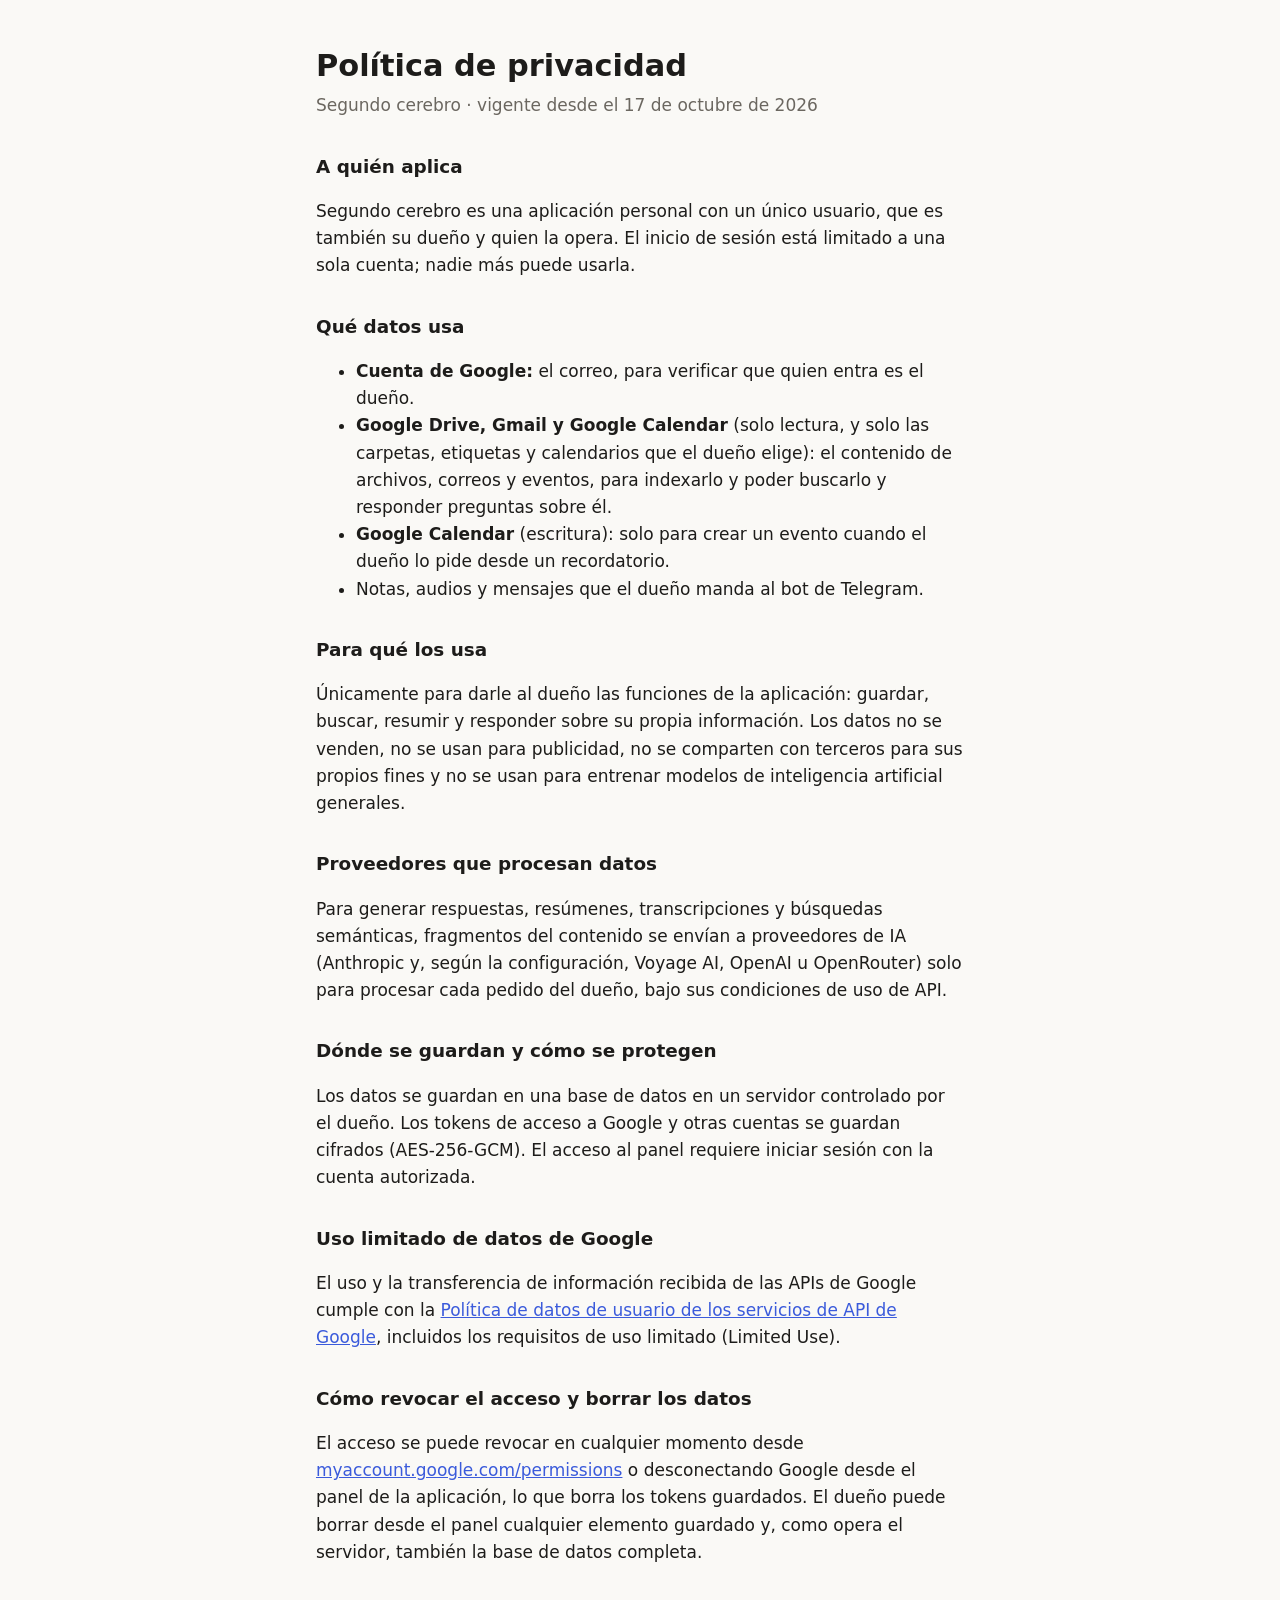
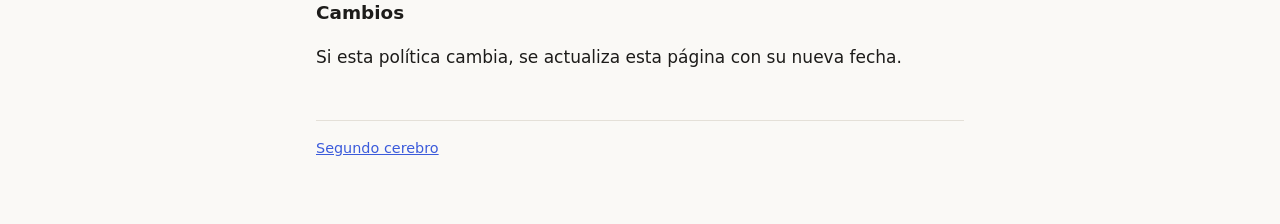
<file: privacidad.html>
<!doctype html>
<html lang="es">
<head>
<meta charset="utf-8">
<meta name="viewport" content="width=device-width, initial-scale=1">
<title>Política de privacidad</title>
<meta name="description" content="Cómo Segundo cerebro usa y protege los datos de su único usuario.">
<link rel="stylesheet" href="style.css">
</head>
<body>
<main>
  <h1>Política de privacidad</h1>
  <p class="lead">Segundo cerebro · vigente desde el 17 de octubre de 2026</p>

  <h2>A quién aplica</h2>
  <p>Segundo cerebro es una aplicación personal con un único usuario, que es también su dueño y quien la opera.
    El inicio de sesión está limitado a una sola cuenta; nadie más puede usarla.</p>

  <h2>Qué datos usa</h2>
  <ul>
    <li><strong>Cuenta de Google:</strong> el correo, para verificar que quien entra es el dueño.</li>
    <li><strong>Google Drive, Gmail y Google Calendar</strong> (solo lectura, y solo las carpetas, etiquetas y
      calendarios que el dueño elige): el contenido de archivos, correos y eventos, para indexarlo y poder
      buscarlo y responder preguntas sobre él.</li>
    <li><strong>Google Calendar</strong> (escritura): solo para crear un evento cuando el dueño lo pide desde un recordatorio.</li>
    <li>Notas, audios y mensajes que el dueño manda al bot de Telegram.</li>
  </ul>

  <h2>Para qué los usa</h2>
  <p>Únicamente para darle al dueño las funciones de la aplicación: guardar, buscar, resumir y responder sobre su
    propia información. Los datos no se venden, no se usan para publicidad, no se comparten con terceros para sus
    propios fines y no se usan para entrenar modelos de inteligencia artificial generales.</p>

  <h2>Proveedores que procesan datos</h2>
  <p>Para generar respuestas, resúmenes, transcripciones y búsquedas semánticas, fragmentos del contenido se envían a
    proveedores de IA (Anthropic y, según la configuración, Voyage AI, OpenAI u OpenRouter) solo para procesar cada
    pedido del dueño, bajo sus condiciones de uso de API.</p>

  <h2>Dónde se guardan y cómo se protegen</h2>
  <p>Los datos se guardan en una base de datos en un servidor controlado por el dueño. Los tokens de acceso a Google y
    otras cuentas se guardan cifrados (AES-256-GCM). El acceso al panel requiere iniciar sesión con la cuenta autorizada.</p>

  <h2>Uso limitado de datos de Google</h2>
  <p>El uso y la transferencia de información recibida de las APIs de Google cumple con la
    <a href="https://developers.google.com/terms/api-services-user-data-policy">Política de datos de usuario de los
    servicios de API de Google</a>, incluidos los requisitos de uso limitado (Limited Use).</p>

  <h2>Cómo revocar el acceso y borrar los datos</h2>
  <p>El acceso se puede revocar en cualquier momento desde
    <a href="https://myaccount.google.com/permissions">myaccount.google.com/permissions</a> o desconectando Google desde
    el panel de la aplicación, lo que borra los tokens guardados. El dueño puede borrar desde el panel cualquier elemento
    guardado y, como opera el servidor, también la base de datos completa.</p>

  <h2>Cambios</h2>
  <p>Si esta política cambia, se actualiza esta página con su nueva fecha.</p>

  <footer><a href="index.html">Segundo cerebro</a></footer>
</main>
</body>
</html>
</file>
<file: style.css>
:root { --bg: #faf9f6; --ink: #1d1c1a; --muted: #6b6760; --line: #e4e0d8; --accent: #3b5bdb; }
@media (prefers-color-scheme: dark) { :root { --bg: #151514; --ink: #eceae6; --muted: #a29e96; --line: #2c2b29; --accent: #8ea6ff; } }
* { box-sizing: border-box; }
body { margin: 0; background: var(--bg); color: var(--ink); font: 17px/1.6 system-ui, -apple-system, "Segoe UI", sans-serif; }
main { max-width: 680px; margin: 0 auto; padding: 48px 16px 64px; }
h1 { font-size: 1.9rem; line-height: 1.2; margin: 0 0 8px; }
h2 { font-size: 1.15rem; margin: 32px 0 8px; }
p, li { color: var(--ink); }
.lead { color: var(--muted); margin-top: 0; }
a { color: var(--accent); }
footer { margin-top: 48px; padding-top: 16px; border-top: 1px solid var(--line); color: var(--muted); font-size: .9rem; }
</file>
